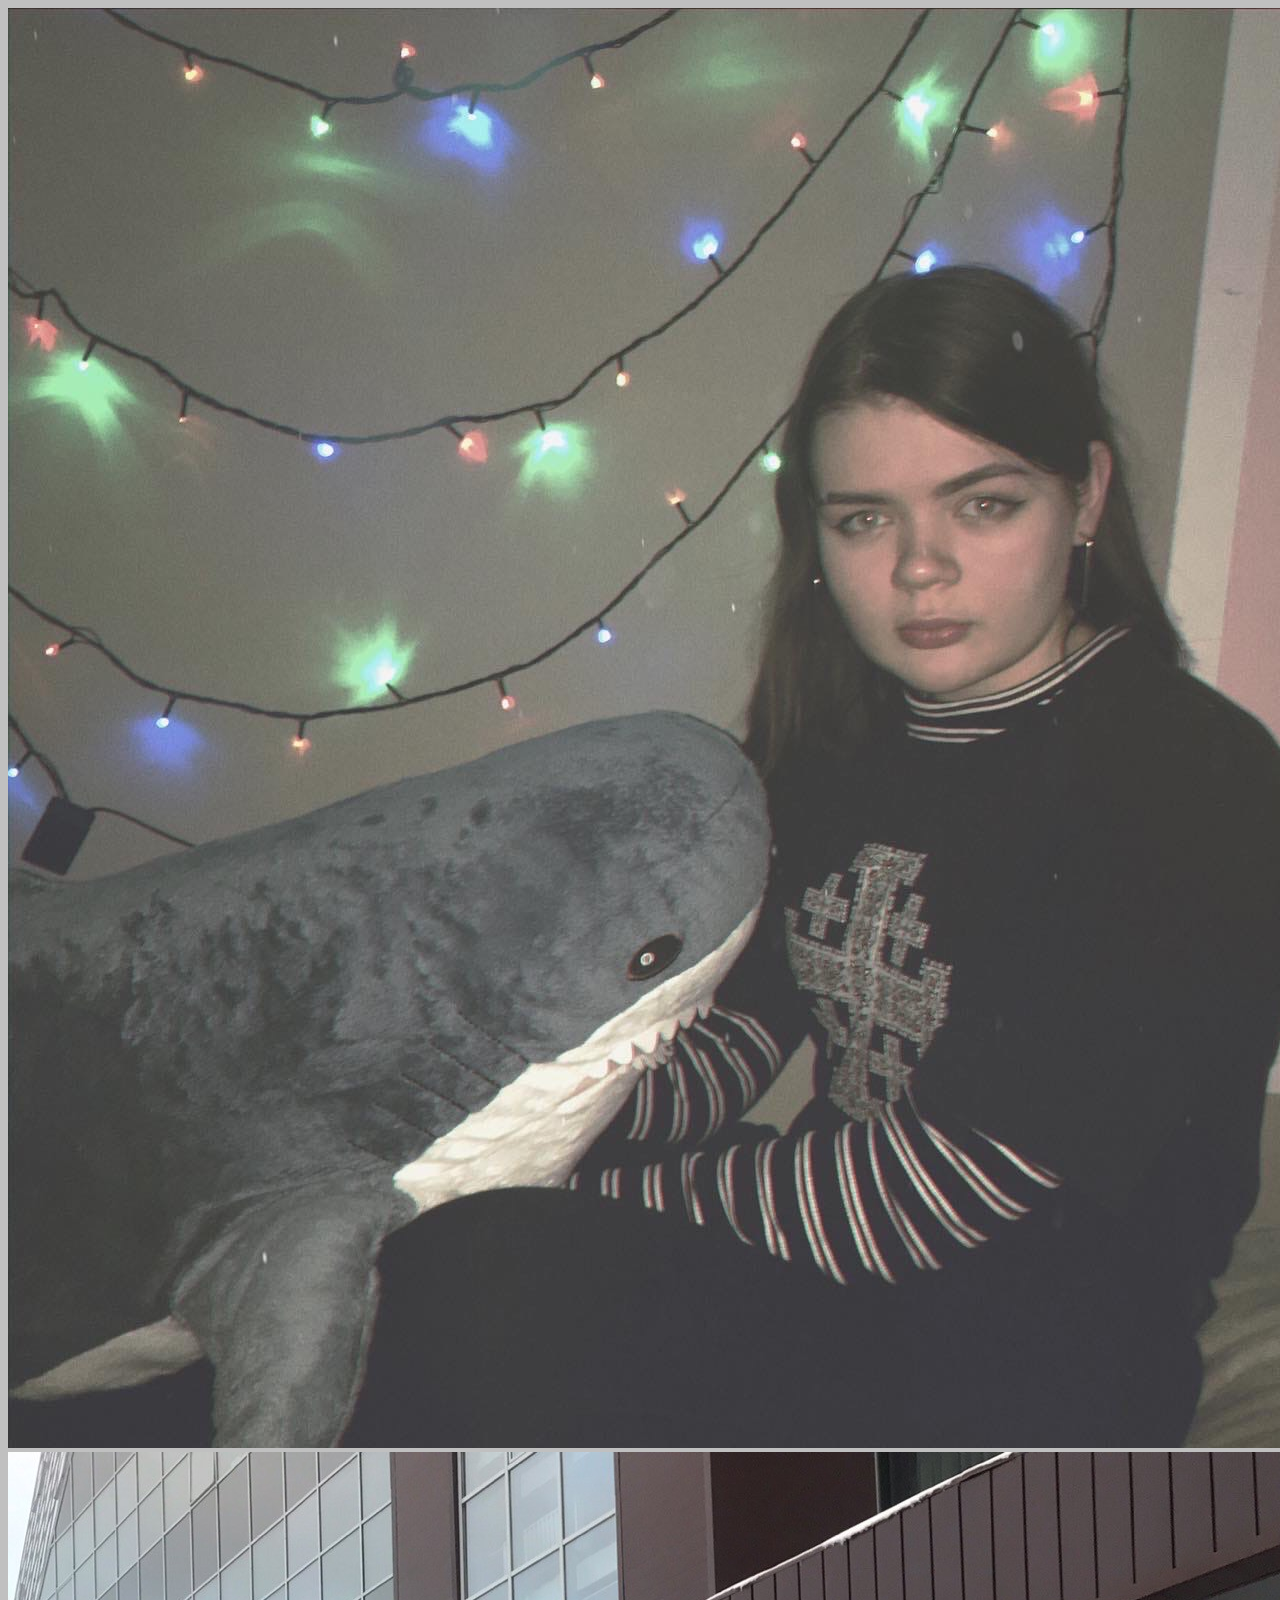
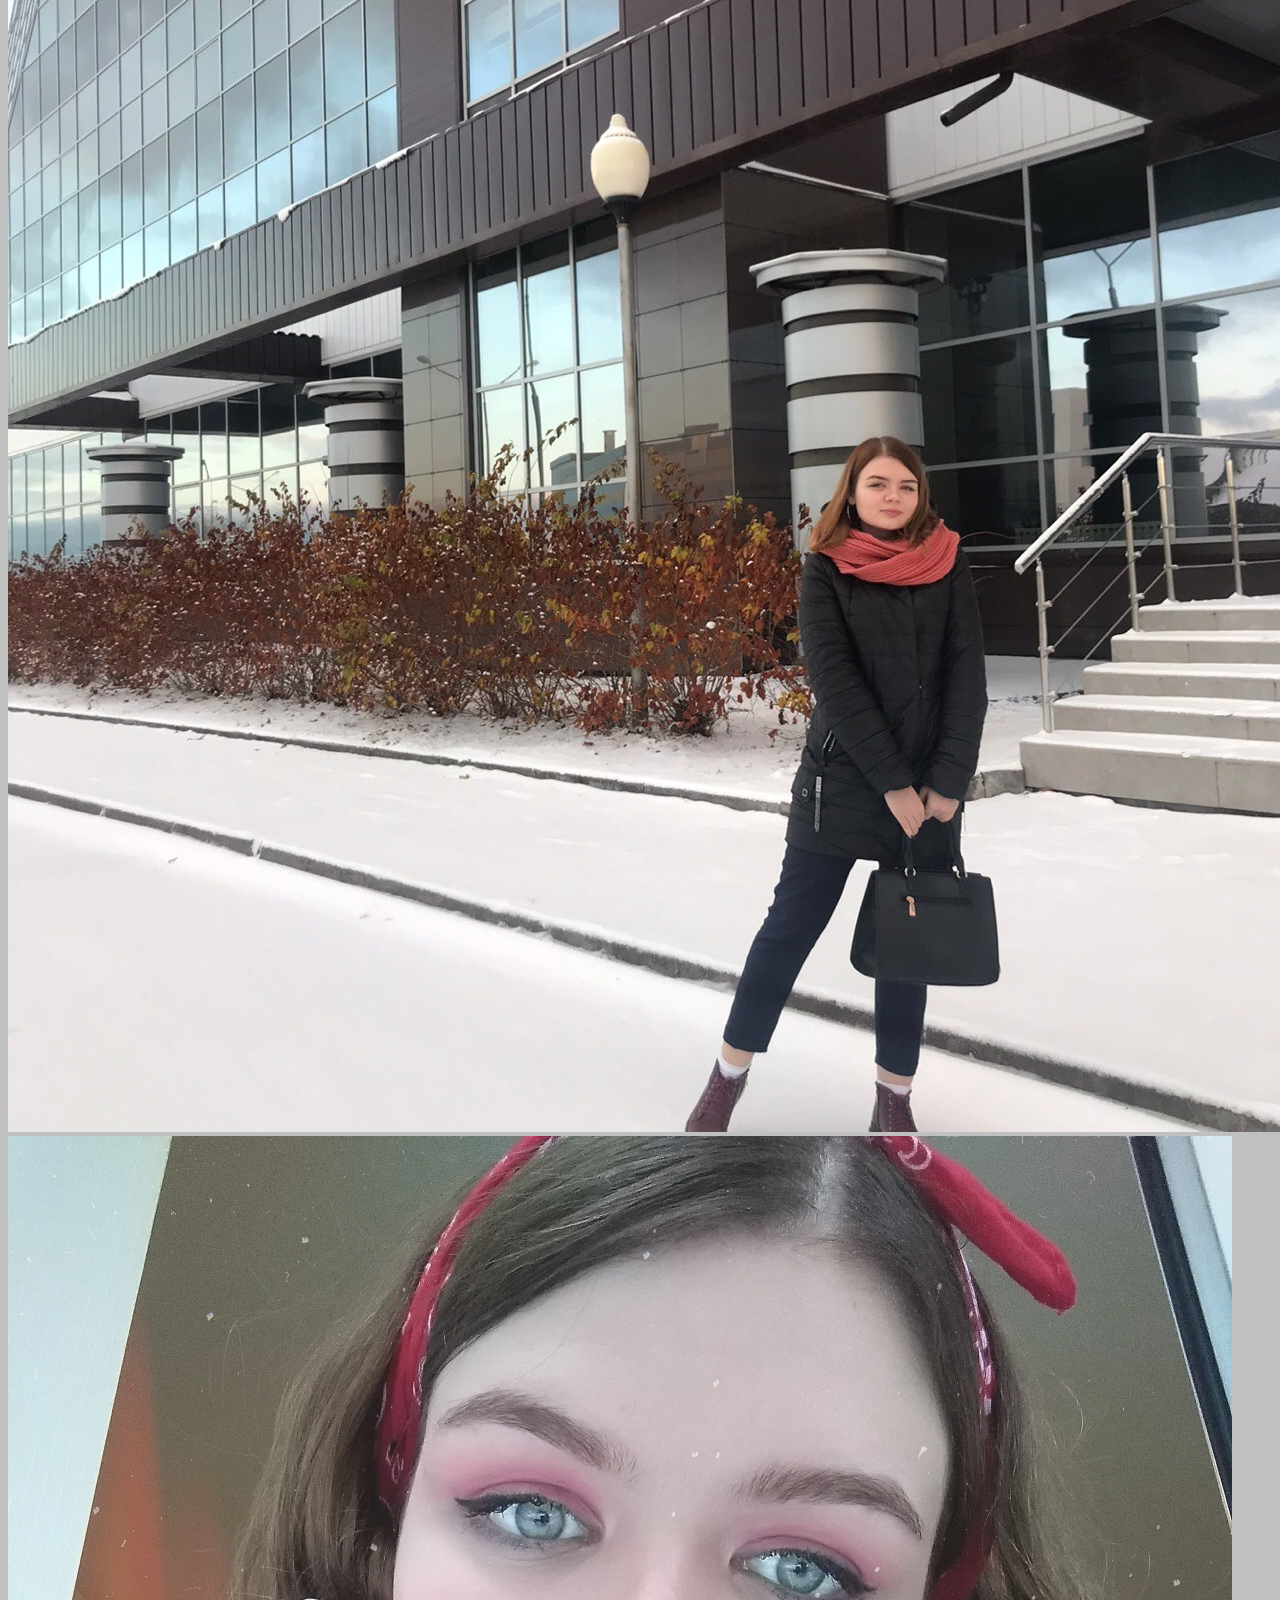
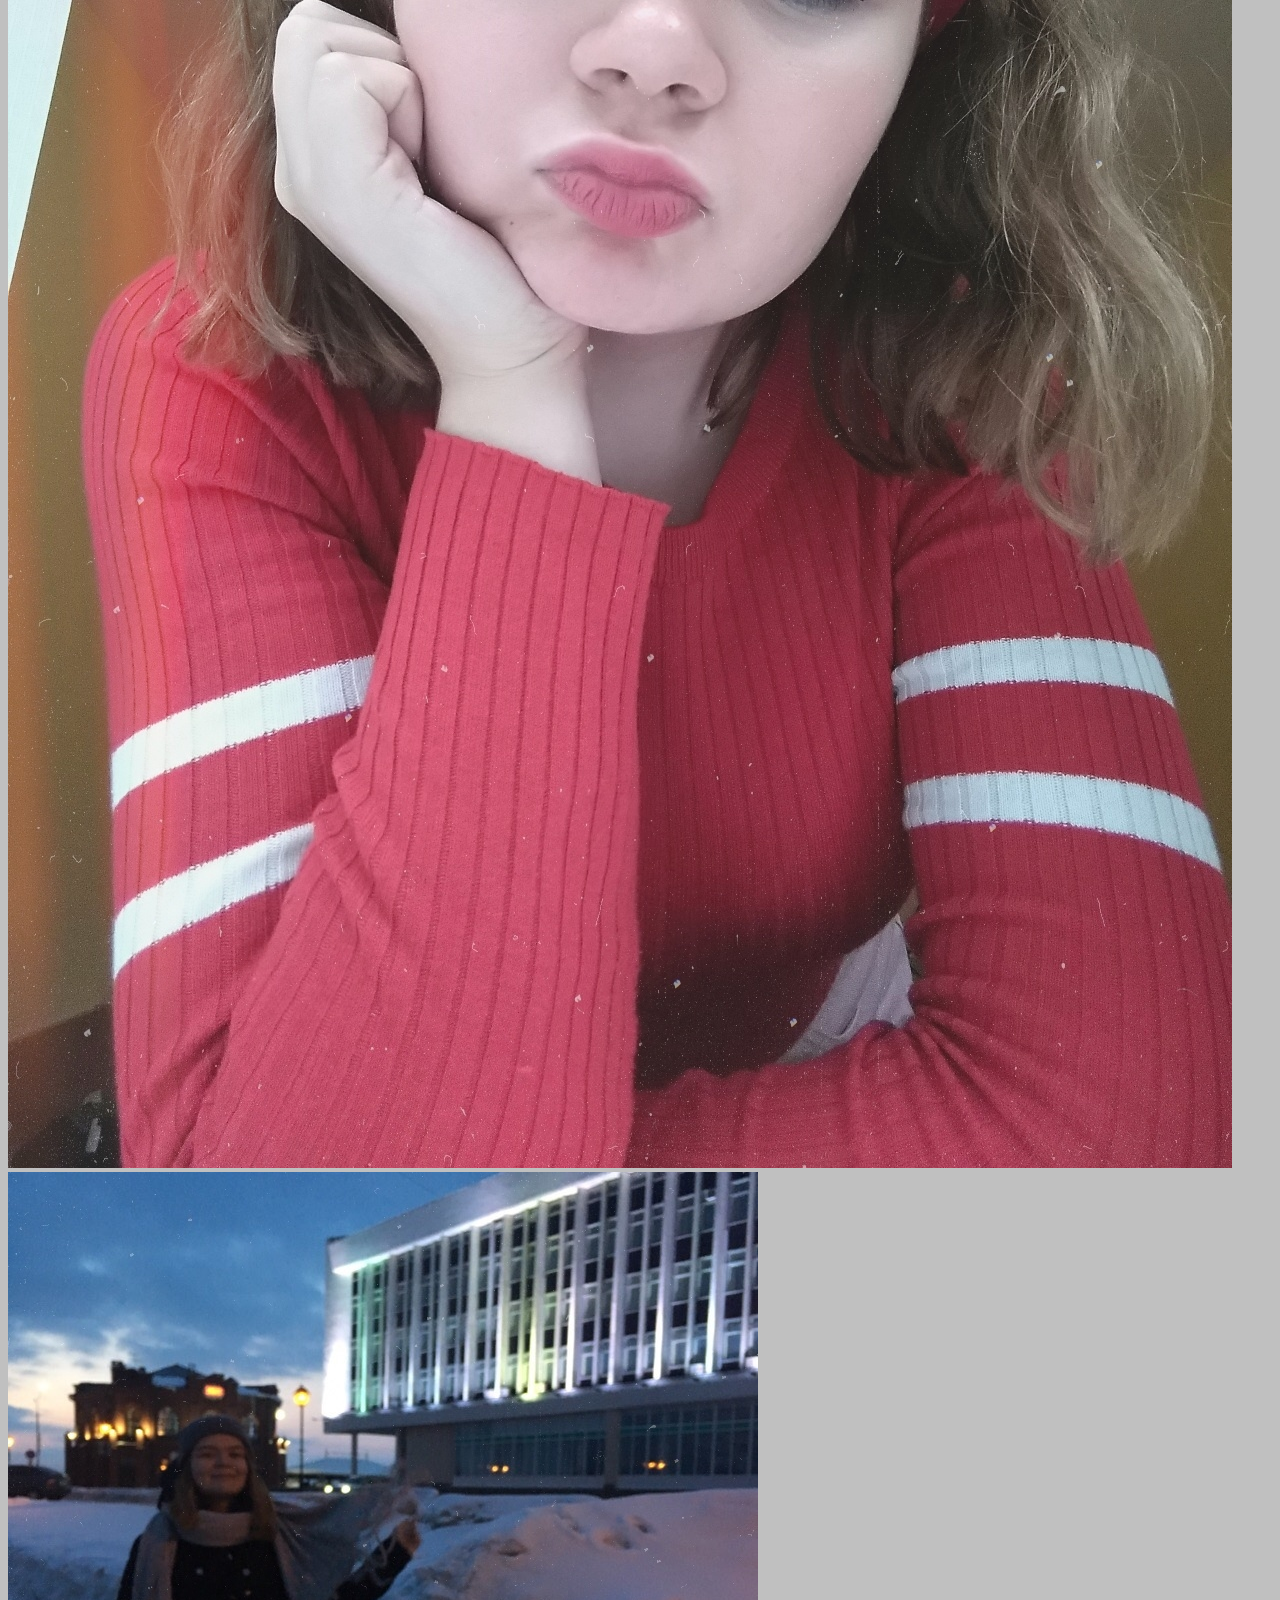
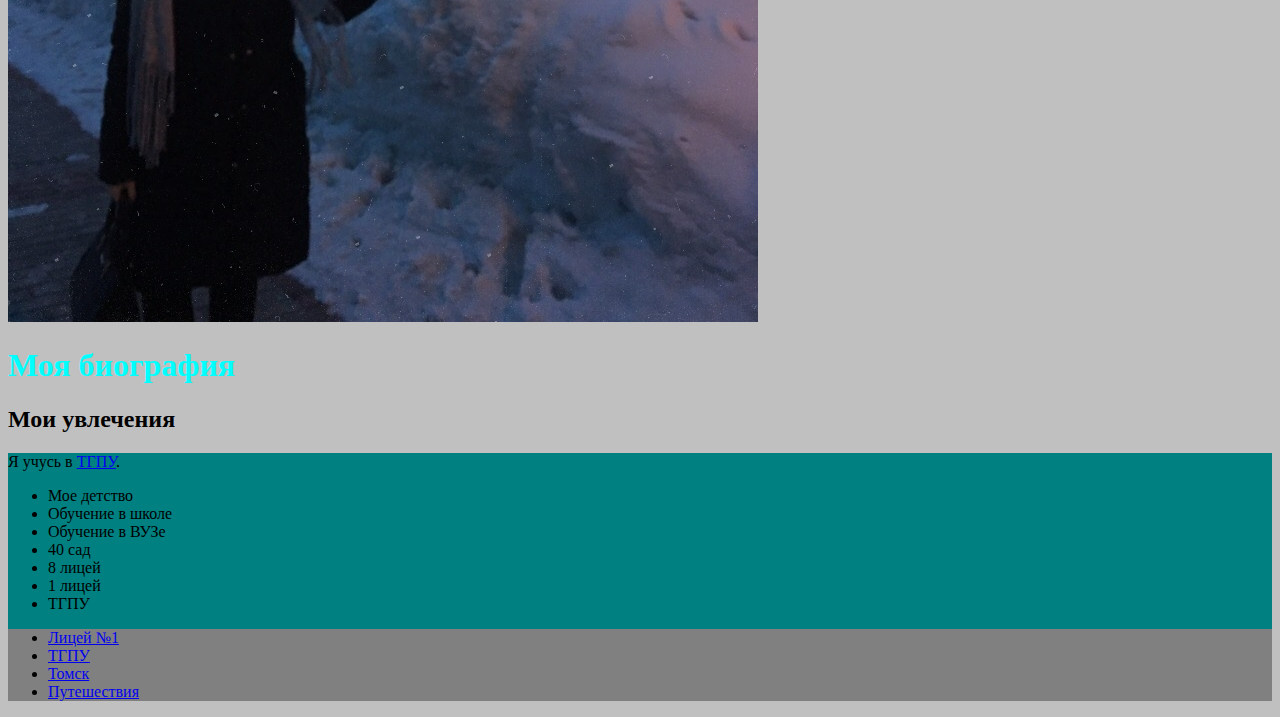
<file: index.html>
<!doctype html>
<html>
      <head>
            <title>Первый сайт.</title>
            <meta charset="utf-8" Z>
            <link href="style.css" rel="stylesheet">

      </head>
    <body>
        <header>
            <img src=s-v4poqu0Eg.jpg>
            <img src=Q7Gg8CULJu8.jpg>
            <img src=f7l3l_lsLfA.jpg>
            <img src=DvZ9yTXui7g.jpg>
         <h1>Моя биография</h1>
         <h2>Мои увлечения</h2>
        <header>
            <nav>

            </nav>
            <main>


        <p>Я учусь в
            <a href="https://www.tspu.edu.ru">ТГПУ</a>.</p>
            <ul>
            <li>Мое детство</li>
            <li>Обучение в школе</li>
            <li>Обучение в ВУЗе</li>
               <li>40 сад</li>
               <li>8 лицей</li>
               <li>1 лицей</li>
               <li>ТГПУ</li>
        </ul>
         <nav>
            <ul>
                <li><a href="https://www.youtube.com/watch?v=d-qucWTi0wY">Лицей №1</a></li>
                <li><a href="https://www.youtube.com/watch?v=gWUN60uxrLE">ТГПУ</a></li>
                <li><a href="https://www.youtube.com/watch?v=x3bBocn2his">Томск</a></li>
                <li><a href="https://www.youtube.com/watch?v=j9EyTro_xTg">Путешествия</a></li>
            </ul>
        </nav>
        </main>
    <body>
<html>
</file>
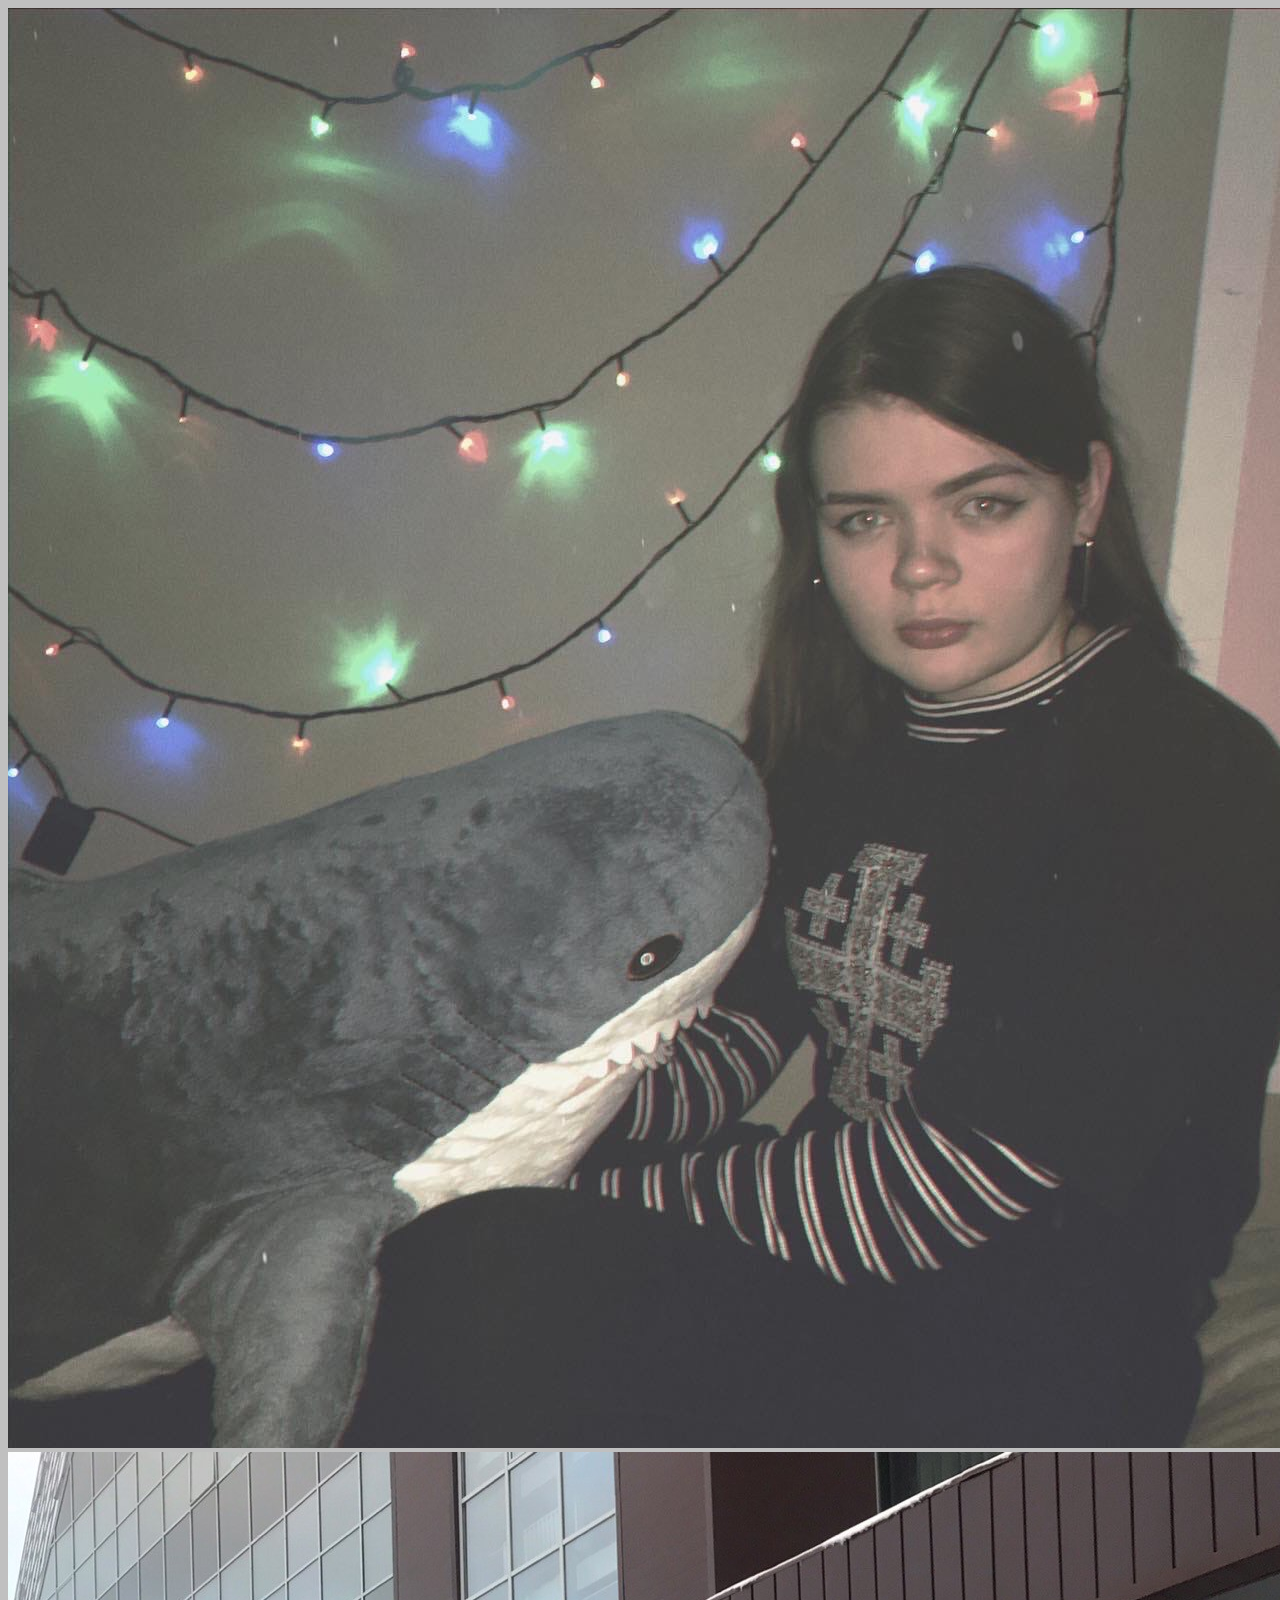
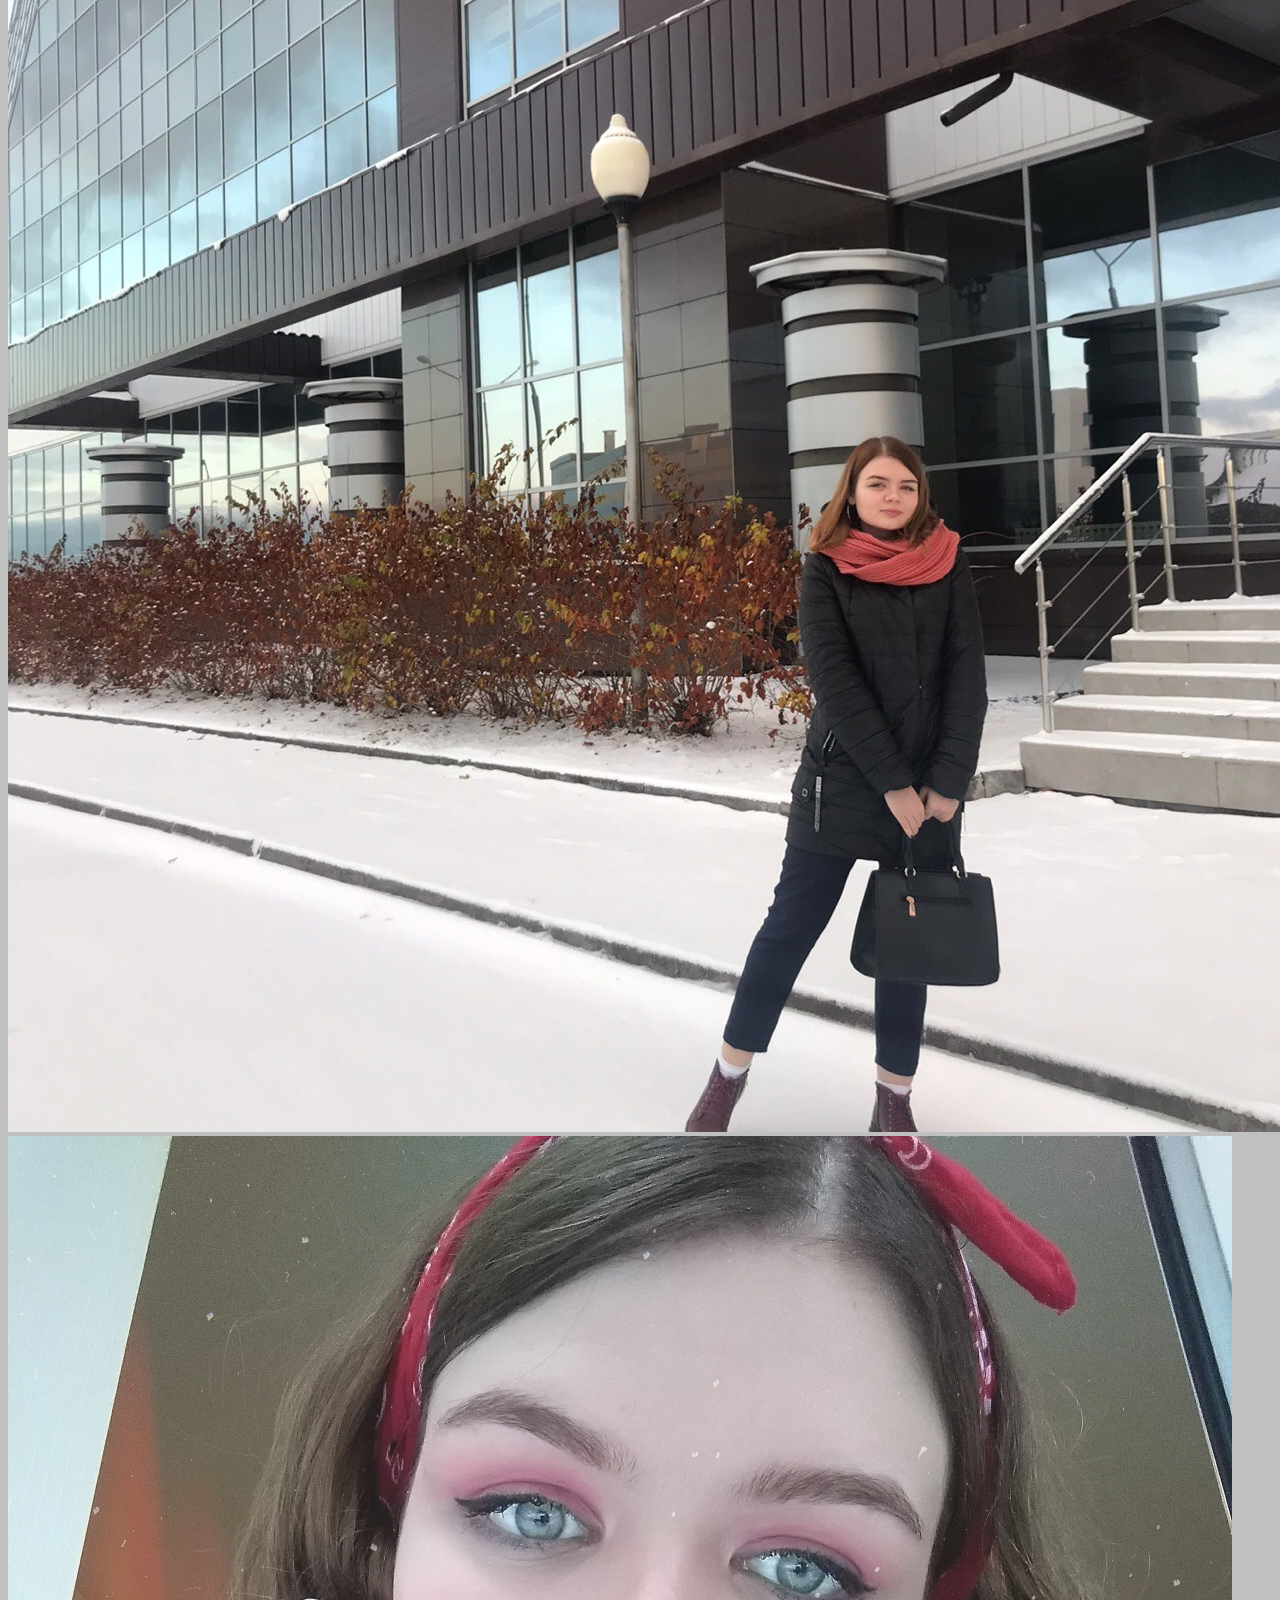
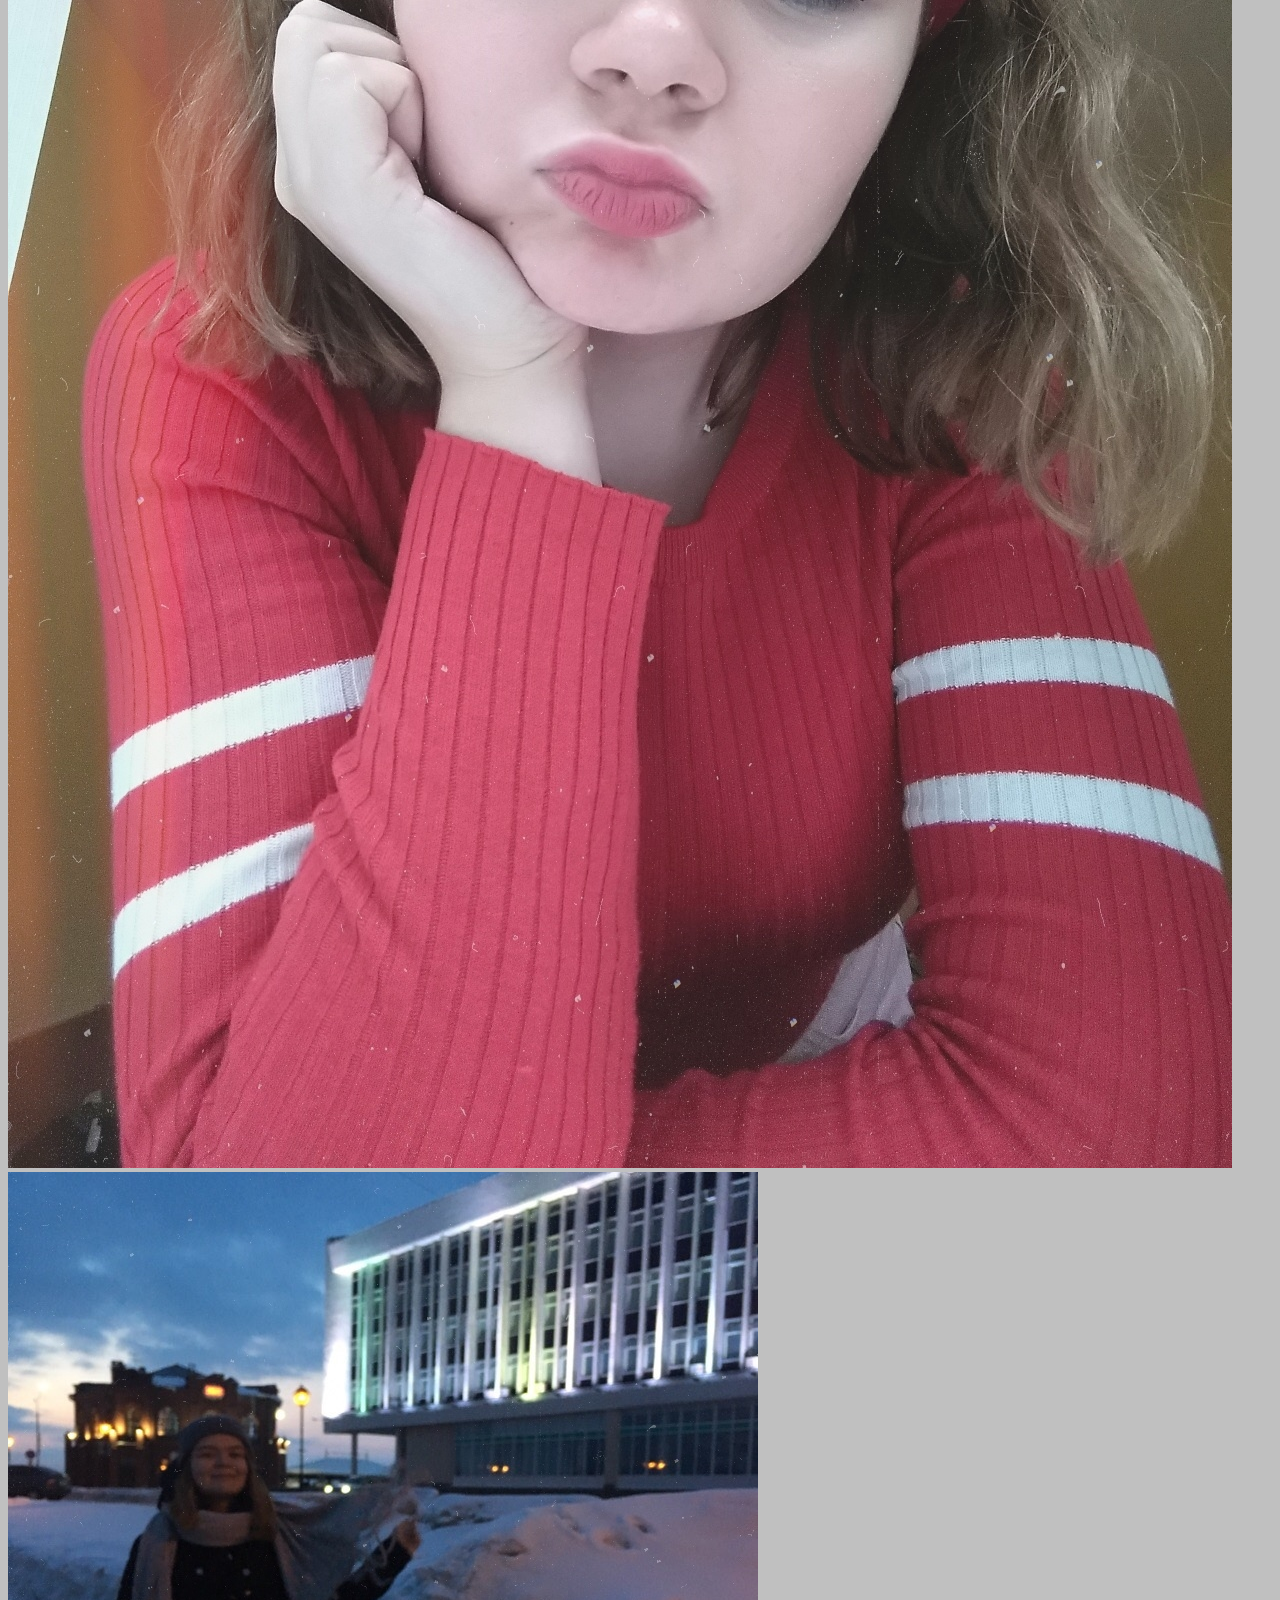
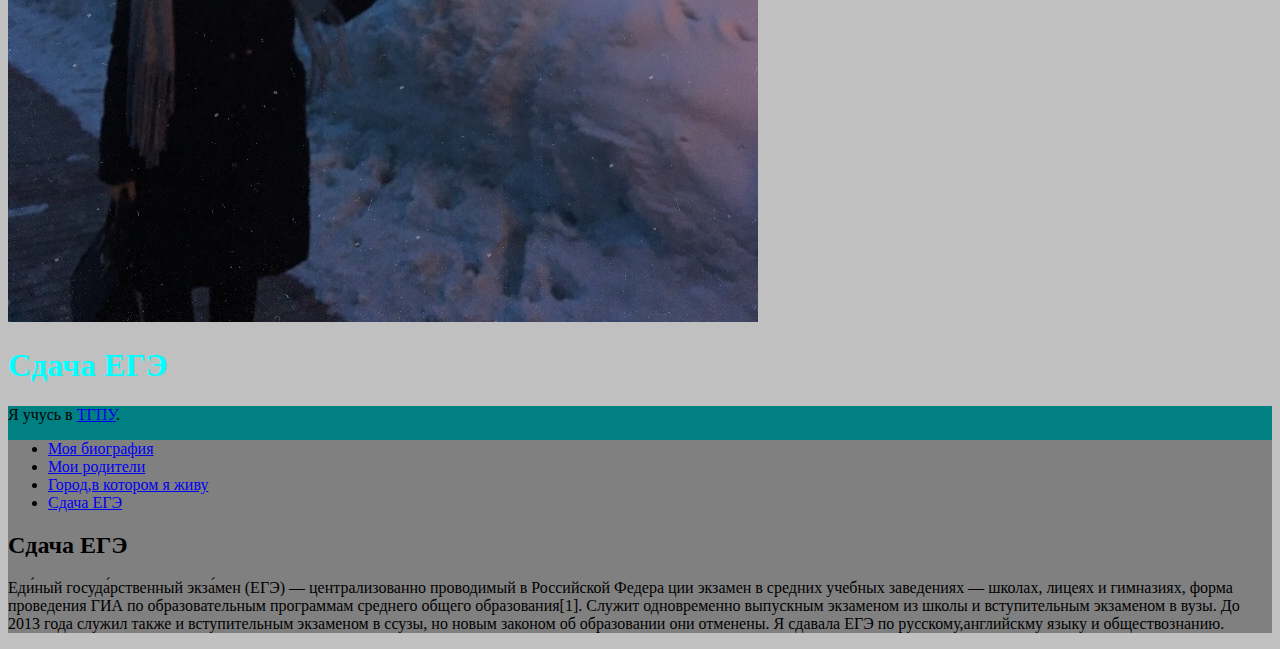
<file: ege.html>
<!doctype html>
<html>
      <head>
            <title>Сдача ЕГЭ</title>
            <meta charset="utf-8" Z>
            <link href="style.css" rel="stylesheet">

      </head>
    <body>
        <header>
            <img src=s-v4poqu0Eg.jpg>
            <img src=Q7Gg8CULJu8.jpg>
            <img src=f7l3l_lsLfA.jpg>
            <img src=DvZ9yTXui7g.jpg>
         <h1>Сдача ЕГЭ</h1>
        <header>
            <nav>

            </nav>
            <main>


        <p>Я учусь в
            <a href="https://www.tspu.edu.ru">ТГПУ</a>.</p>
         <nav>
            <ul>
                <li><a href="work.html">Моя биография</a></li>
                <li><a href="parents.html">Мои родители</a></li>
                <li><a href="tomsk.html">Город,в котором я живу</a></li>
                <li><a href="ege.html">Сдача ЕГЭ</a></li>
            </ul>
            <h2>Сдача ЕГЭ</h2>
            <p>Еди́ный госуда́рственный экза́мен (ЕГЭ) — централизованно проводимый в Российской Федера
            ции экзамен в средних учебных заведениях — школах, лицеях и гимназиях, форма проведения
            ГИА по образовательным программам среднего общего образования[1]. Служит одновременно
            выпускным экзаменом из школы и вступительным экзаменом в вузы. До 2013 года служил
            также и вступительным экзаменом в ссузы, но новым законом об образовании они отменены.
            Я сдавала ЕГЭ по русскому,английскму языку и обществознанию.
            </p>
        </nav>
        </main>
    <body>
<html>
</file>
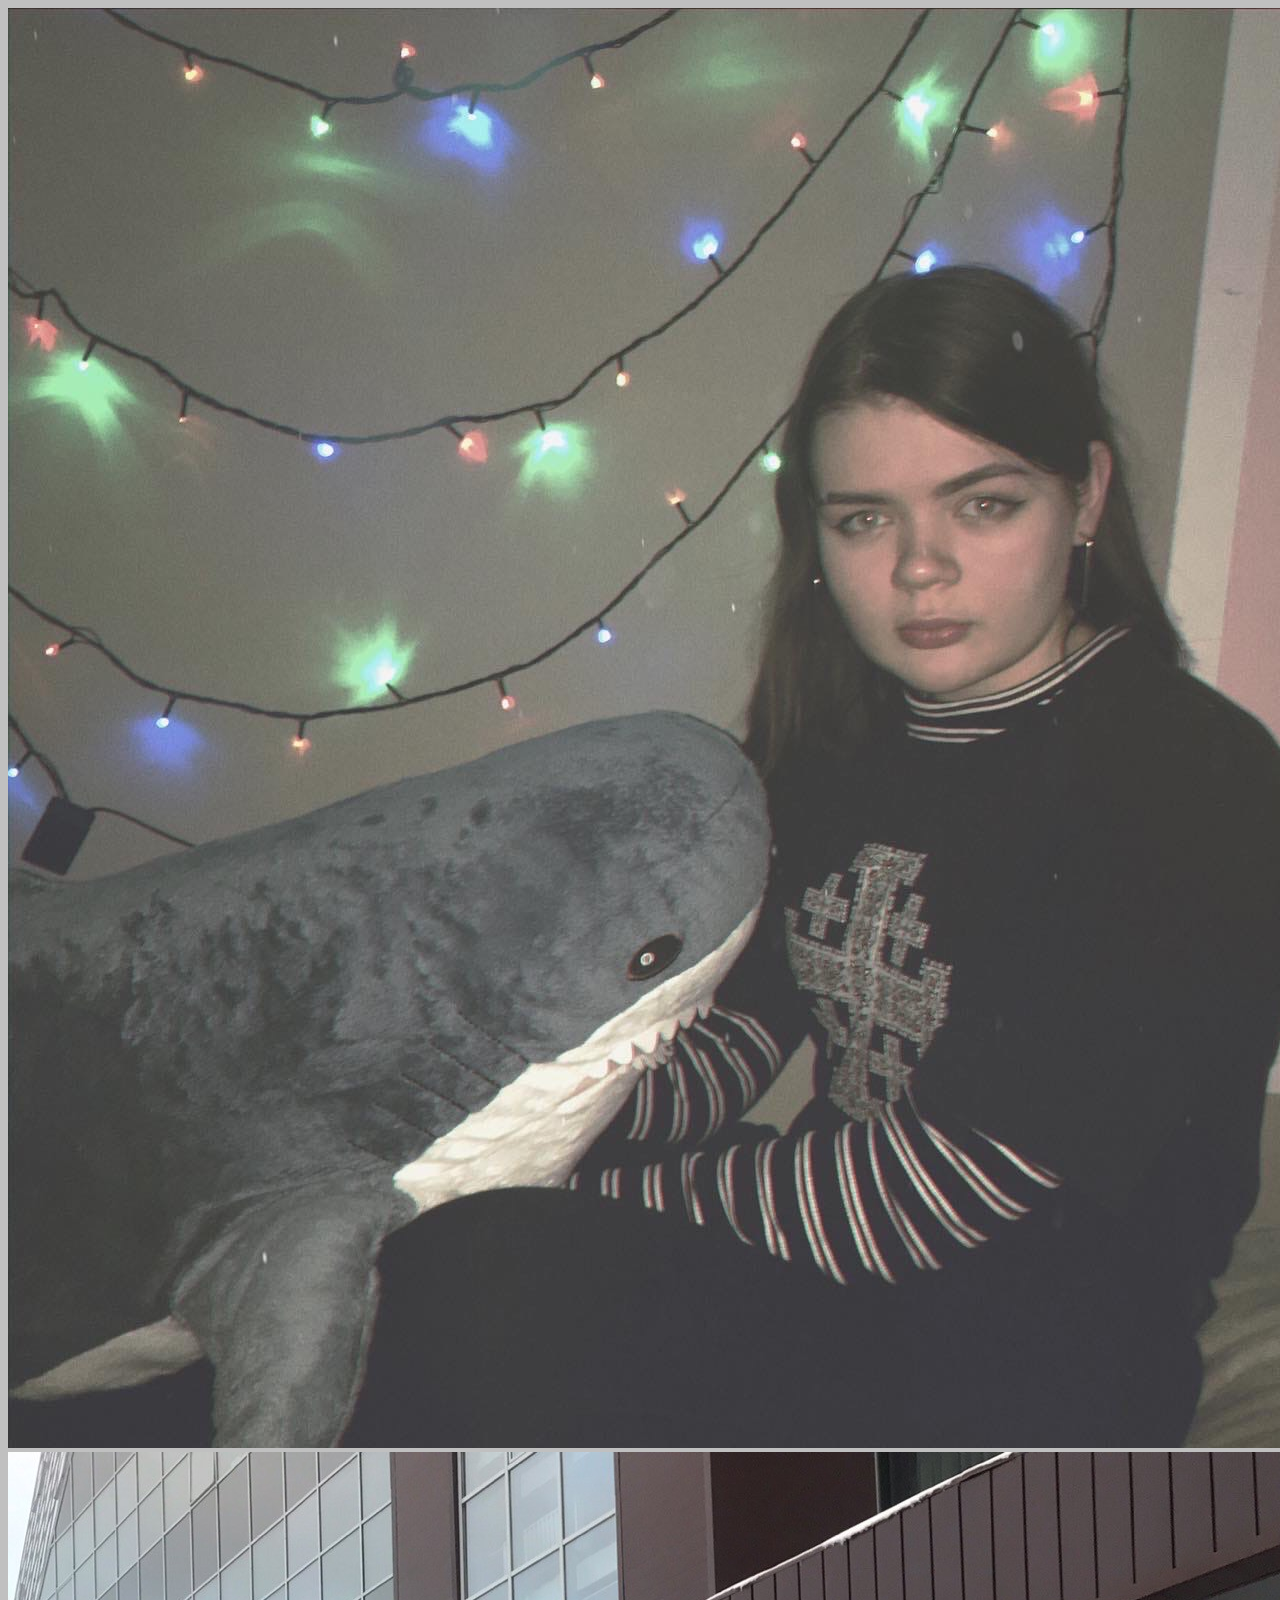
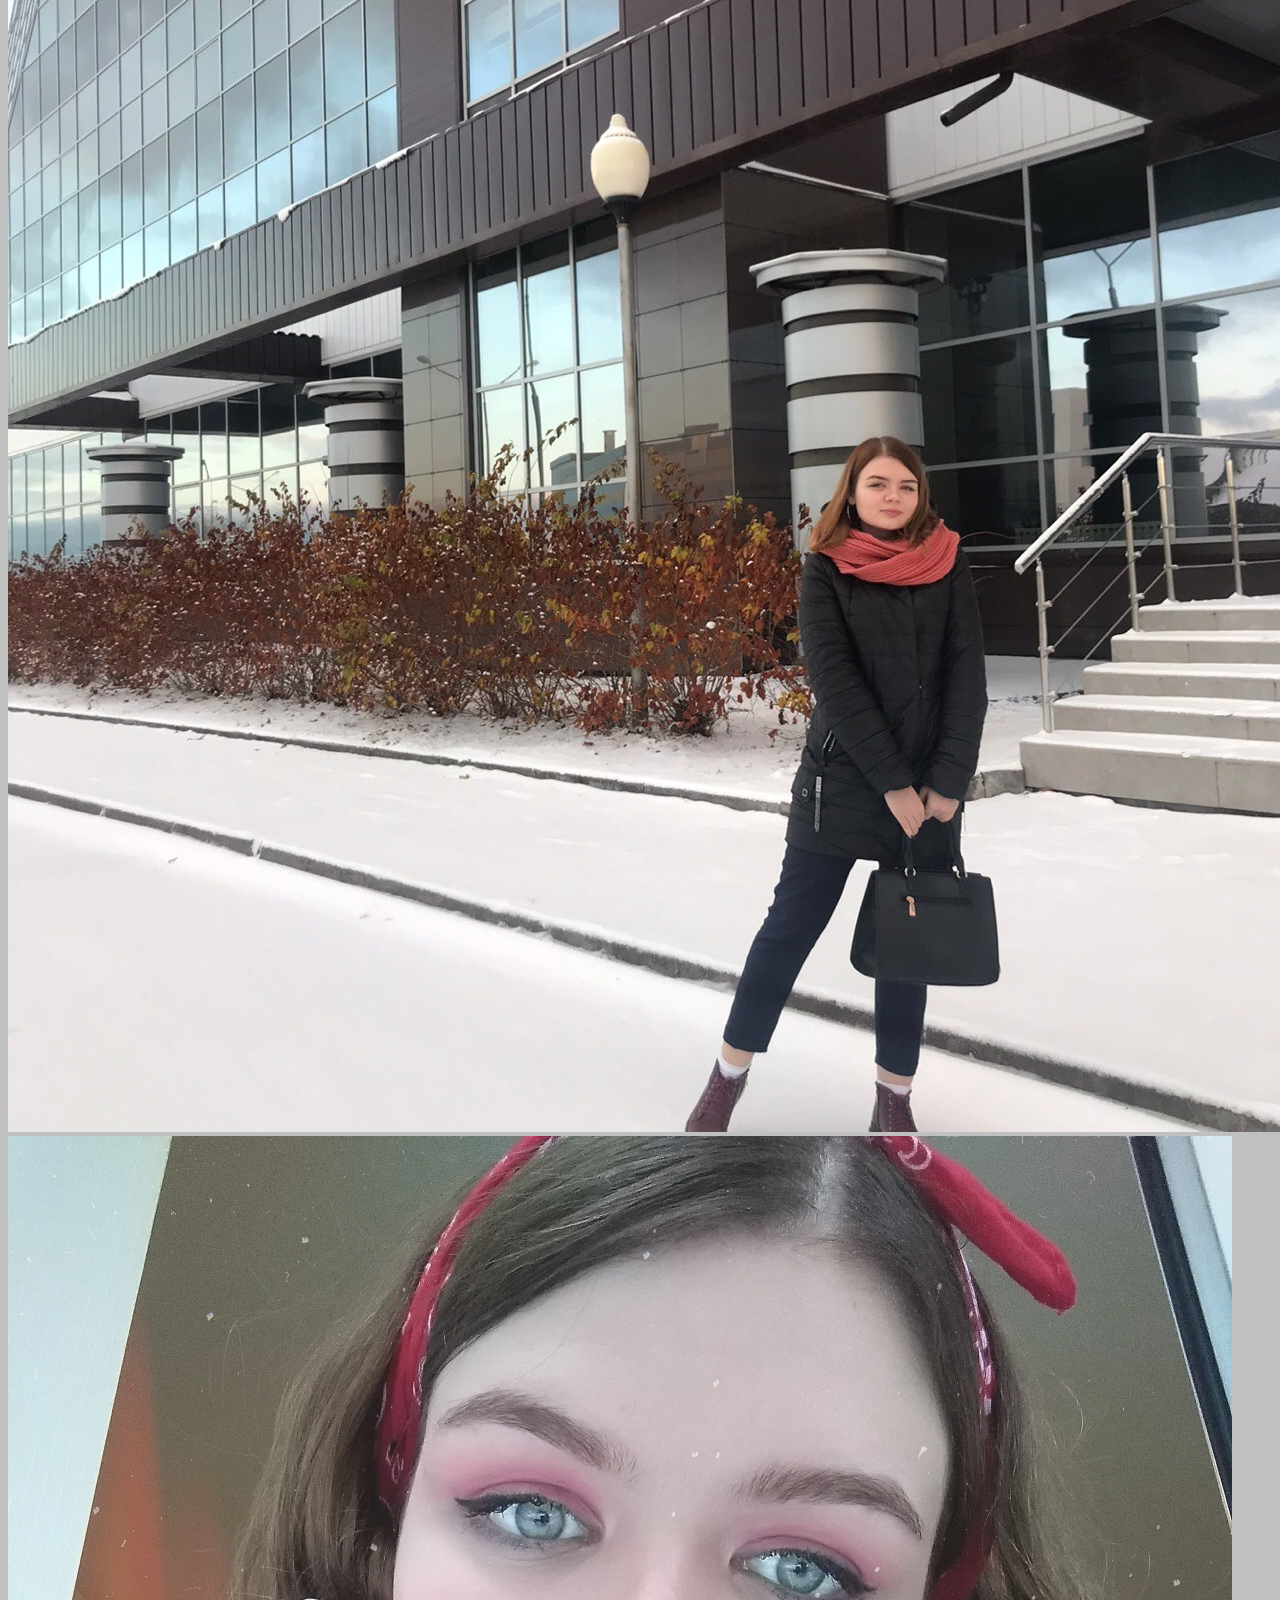
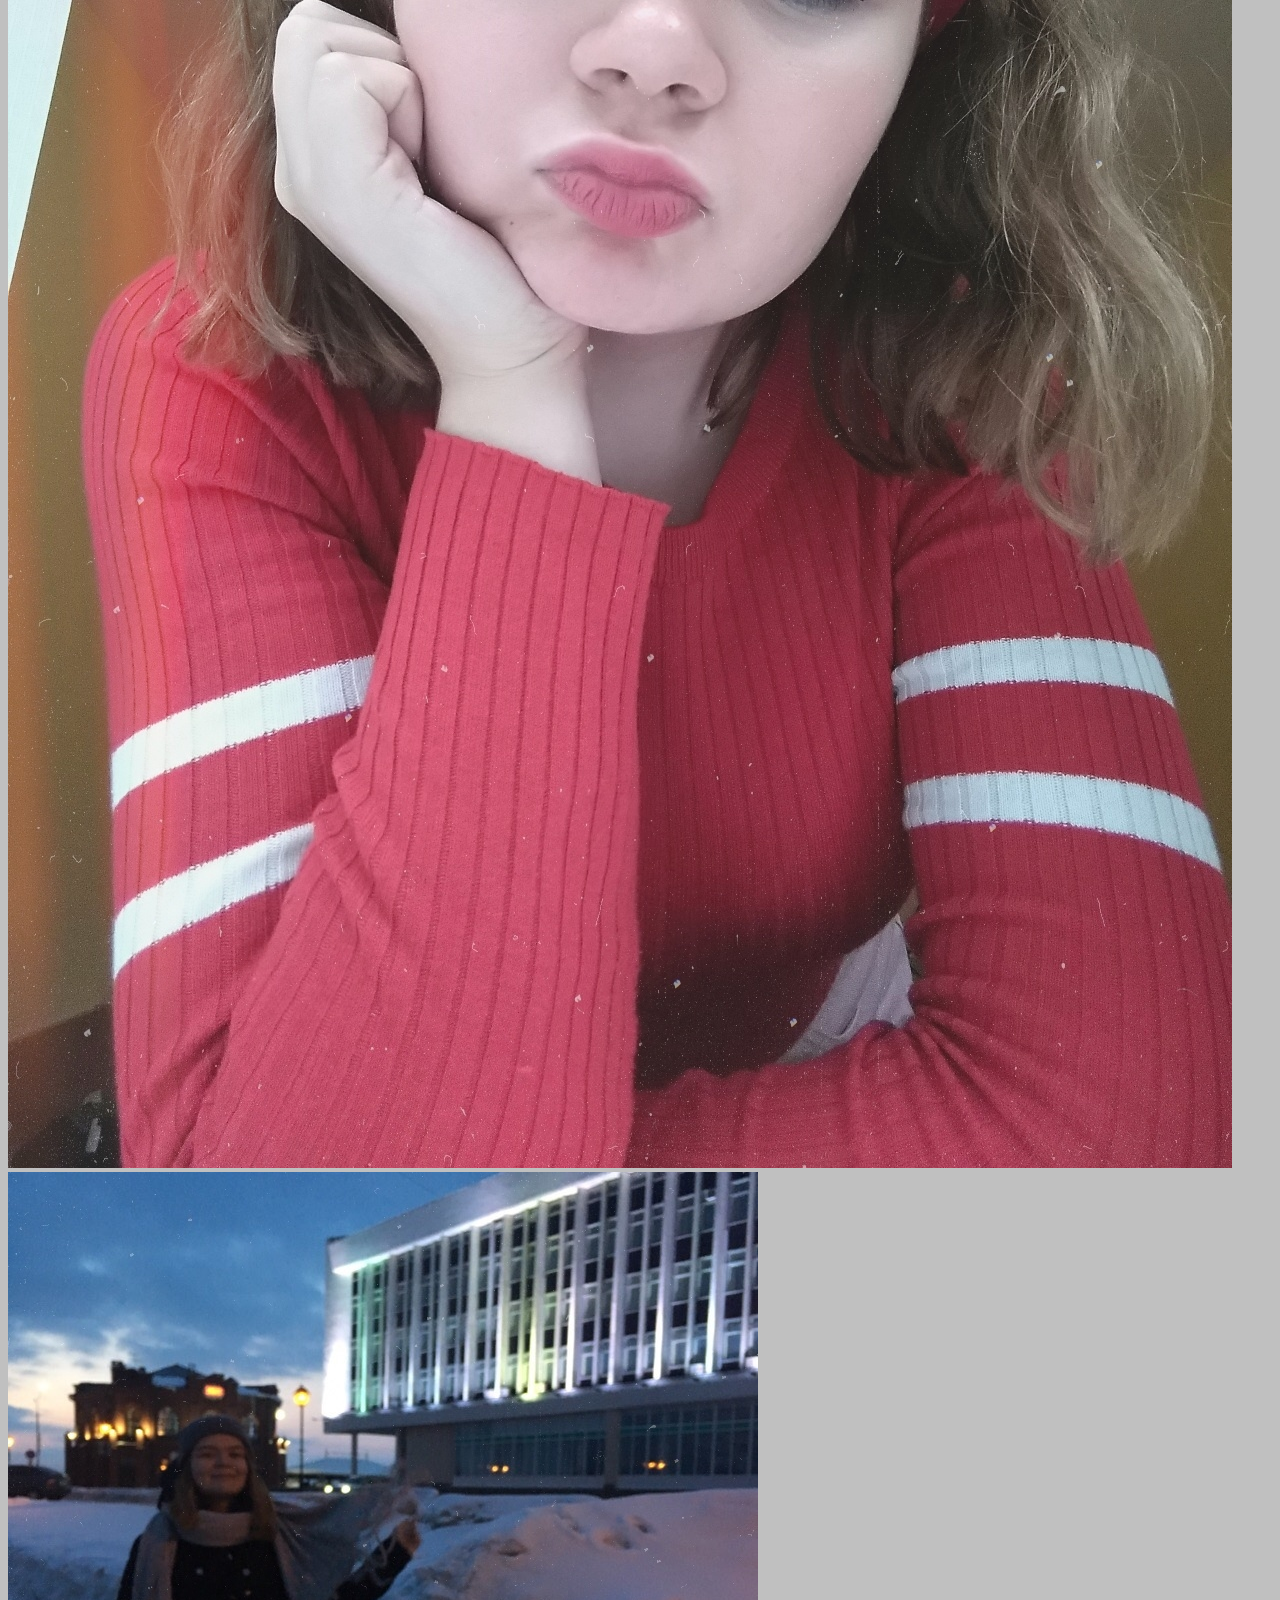
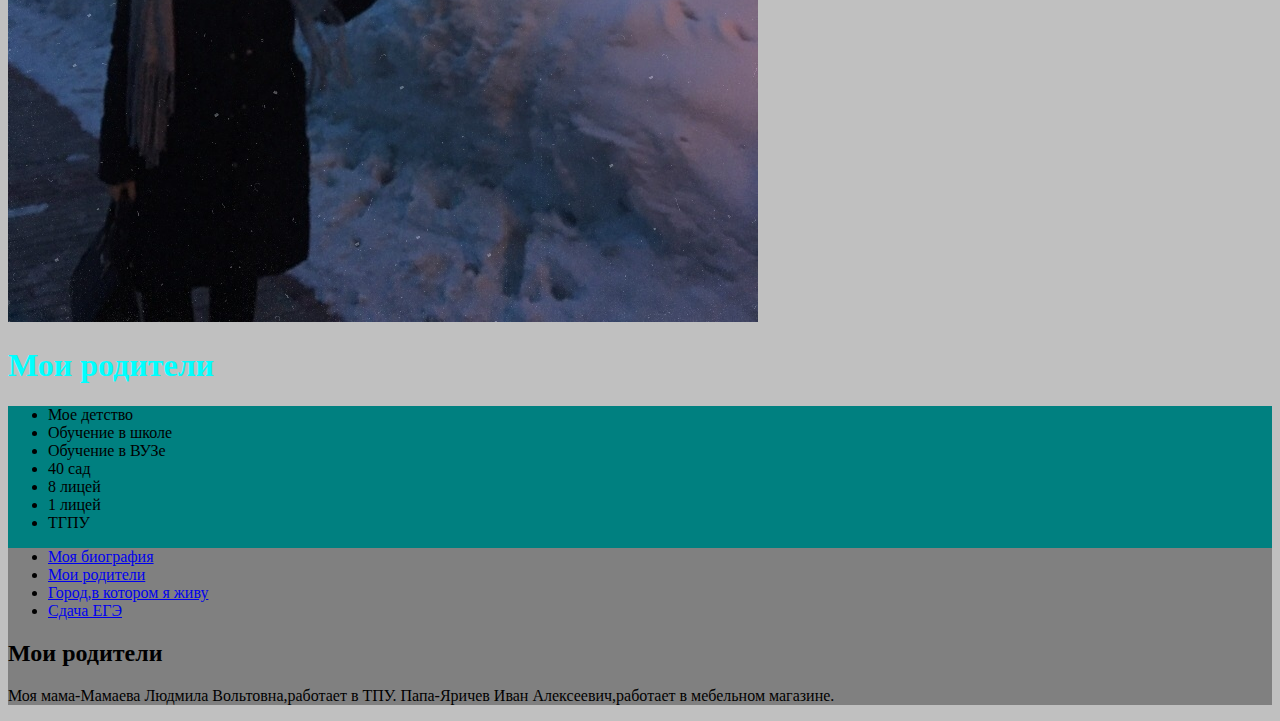
<file: parents.html>
<!doctype html>
<html>
      <head>
            <title>Мои родители</title>
            <meta charset="utf-8" Z>
            <link href="style.css" rel="stylesheet">
      </head>
    <body>
        <header>
            <img src=s-v4poqu0Eg.jpg>
            <img src=Q7Gg8CULJu8.jpg>
            <img src=f7l3l_lsLfA.jpg>
            <img src=DvZ9yTXui7g.jpg>
         <h1>Мои родители</h1>
        <header>
            <nav>

            </nav>
            <main>
            <ul>
            <li>Мое детство</li>
            <li>Обучение в школе</li>
            <li>Обучение в ВУЗе</li>
               <li>40 сад</li>
               <li>8 лицей</li>
               <li>1 лицей</li>
               <li>ТГПУ</li>
        </ul>
         <nav>
            <ul>
             <li><a href="work.html">Моя биография</a></li>
                <li><a href="parents.html">Мои родители</a></li>
                <li><a href="tomsk.html">Город,в котором я живу</a></li>
                <li><a href="ege.html">Сдача ЕГЭ</a></li>
            </ul>
           <h2>Мои родители</h2>
            <p>
                Моя мама-Мамаева Людмила Вольтовна,работает в ТПУ.
                Папа-Яричев Иван Алексеевич,работает в мебельном магазине.
            </p>

        </nav>
        </main>
    <body>
<html>
</file>
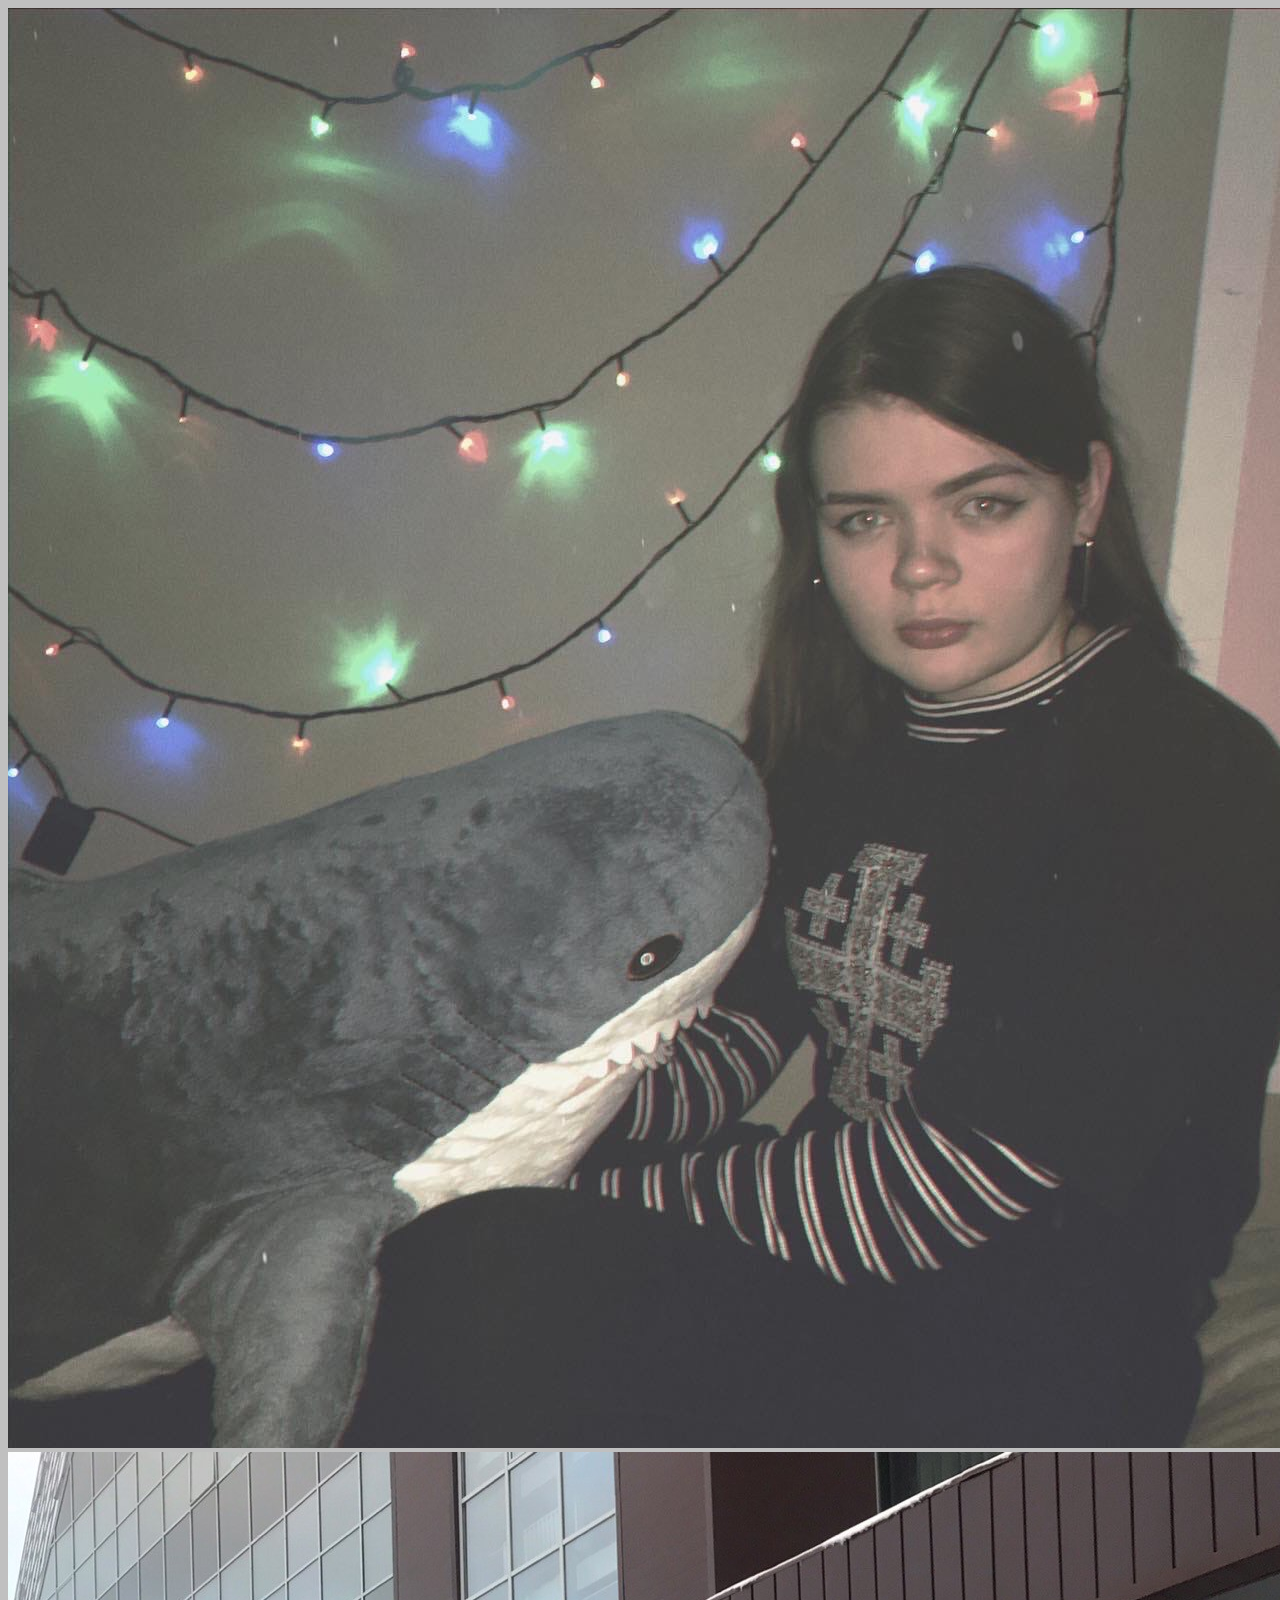
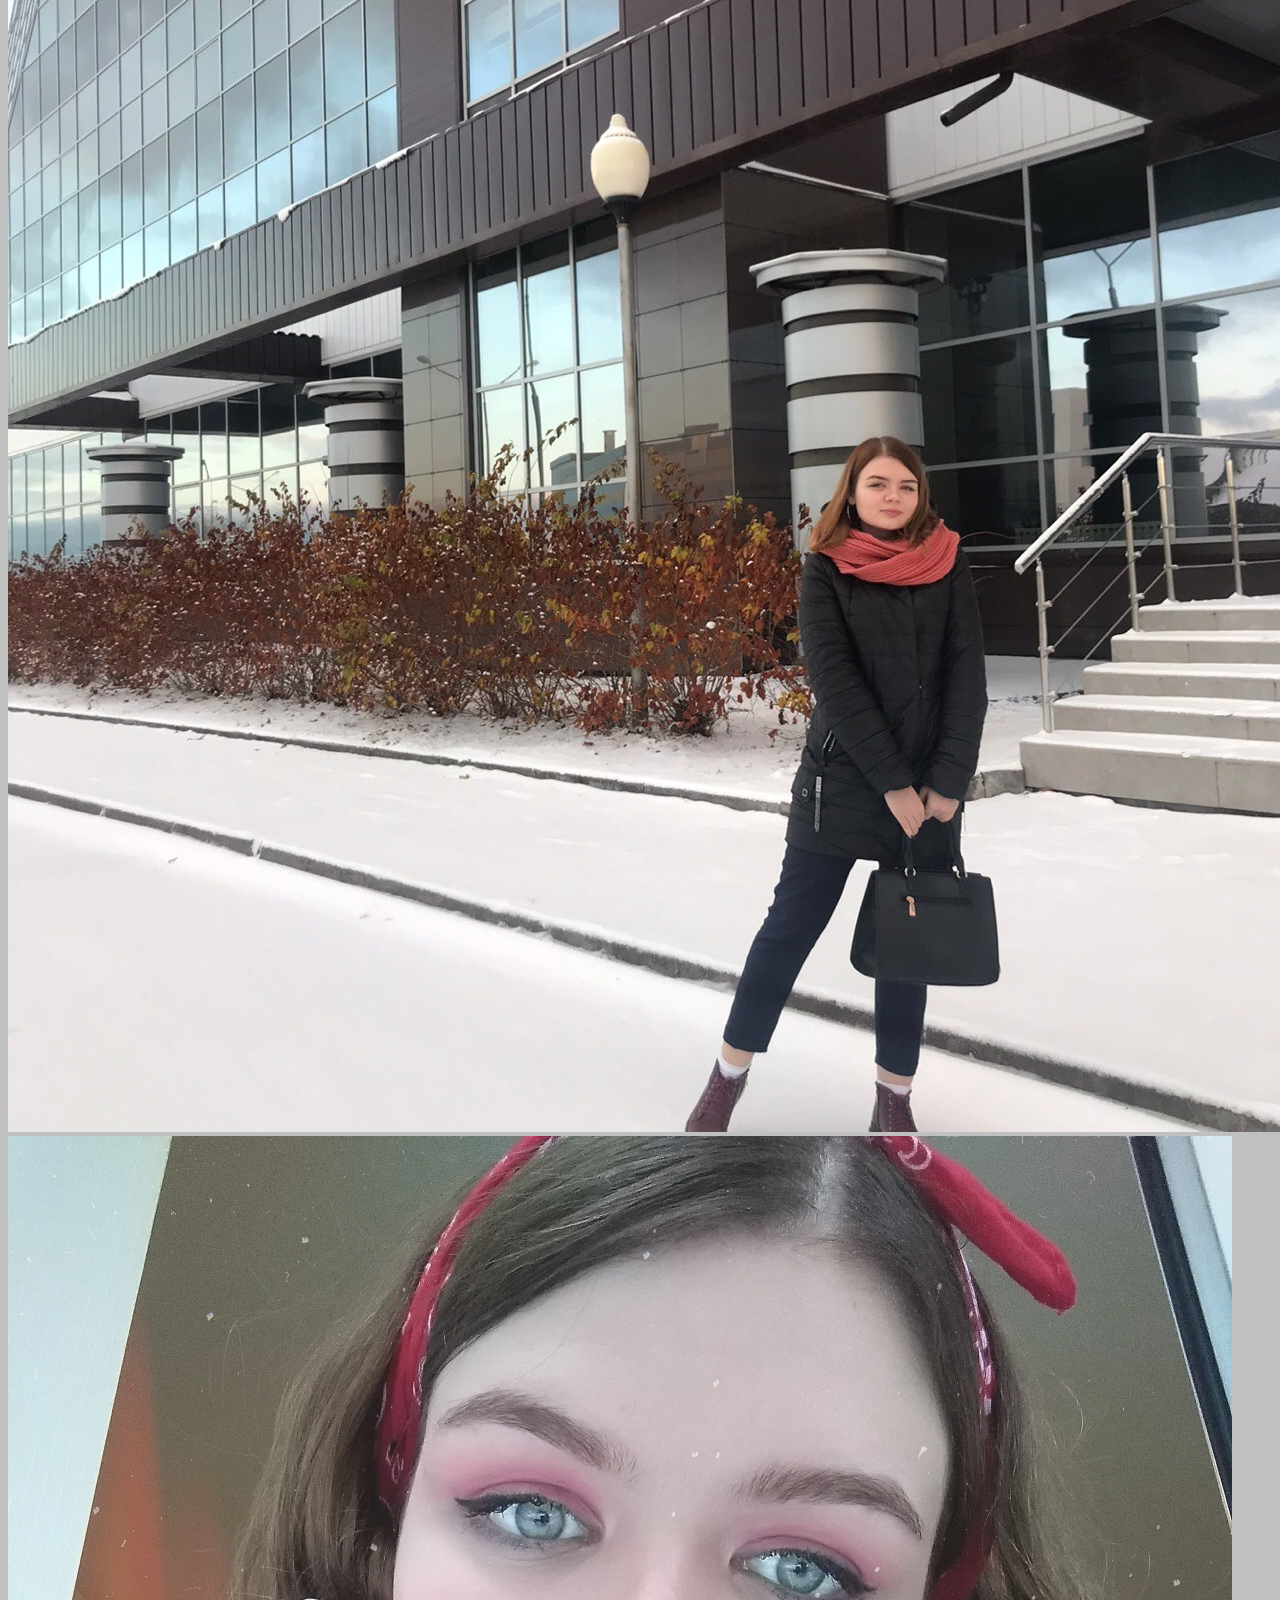
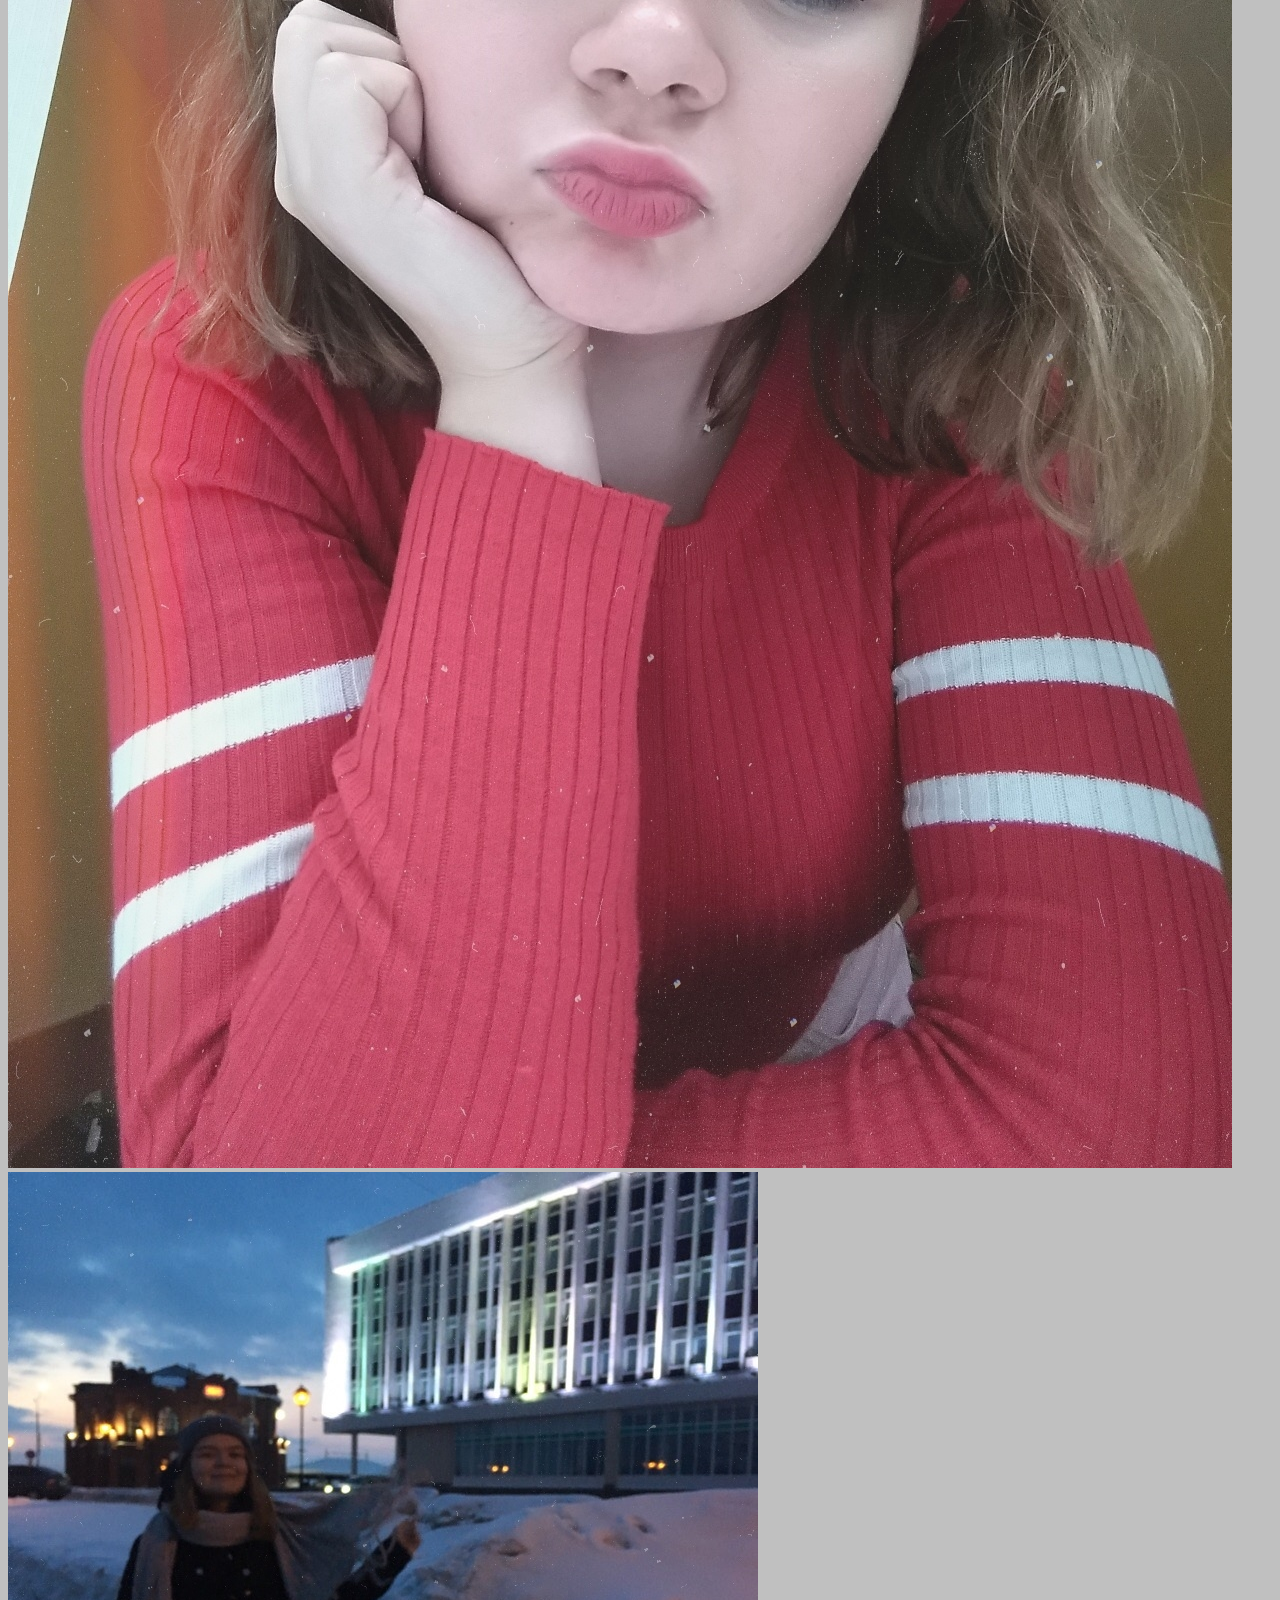
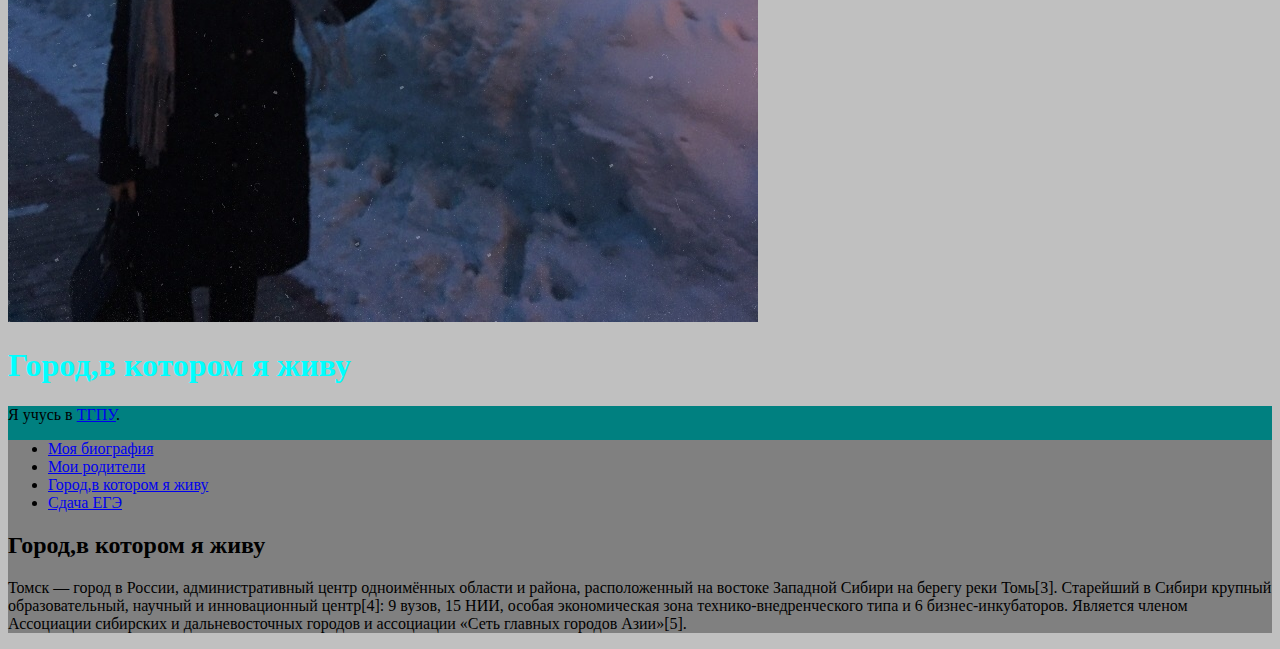
<file: tomsk.html>
<!doctype html>
<html>
      <head>
            <title>Город,в котором я живу</title>
            <meta charset="utf-8" Z>
            <link href="style.css" rel="stylesheet">

      </head>
    <body>
        <header>
            <img src=s-v4poqu0Eg.jpg>
            <img src=Q7Gg8CULJu8.jpg>
            <img src=f7l3l_lsLfA.jpg>
            <img src=DvZ9yTXui7g.jpg>
         <h1>Город,в котором я живу</h1>
        <header>
            <nav>

            </nav>
            <main>


        <p>Я учусь в
            <a href="https://www.tspu.edu.ru">ТГПУ</a>.</p>
         <nav>
            <ul>
                <li><a href="work.html">Моя биография</a></li>
                <li><a href="parents.html">Мои родители</a></li>
                <li><a href="tomsk.html">Город,в котором я живу</a></li>
                <li><a href="ege.html">Сдача ЕГЭ</a></li>
            </ul>
            <h2>Город,в котором я живу</h2>
            <p>Томск — город в России, административный центр одноимённых области и района, расположенный на востоке Западной Сибири на берегу реки Томь[3].

               Старейший в Сибири крупный образовательный, научный и инновационный центр[4]: 9 вузов, 15 НИИ, особая экономическая зона технико-внедренческого
               типа и 6 бизнес-инкубаторов. Является членом Ассоциации сибирских и дальневосточных городов и ассоциации «Сеть главных городов Азии»[5].
            </p>
        </nav>
        </main>
    <body>
<html>
</file>
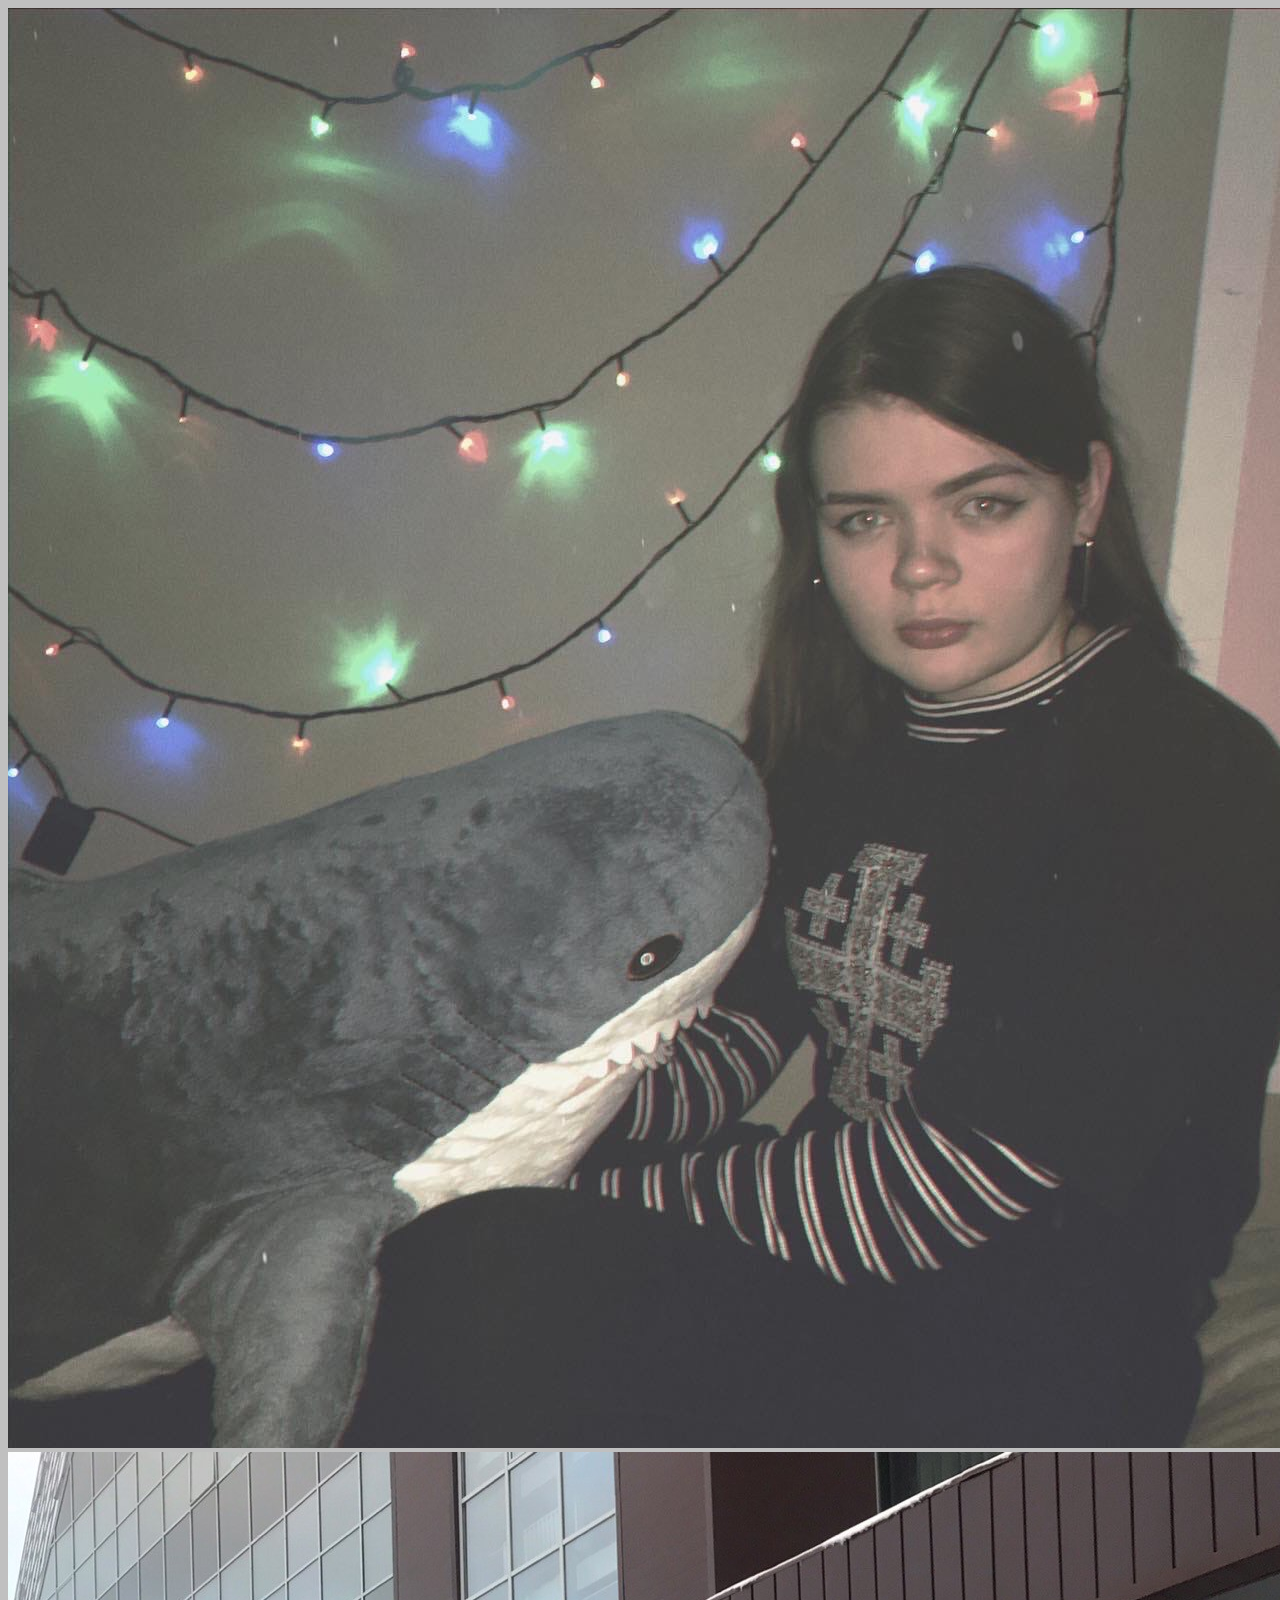
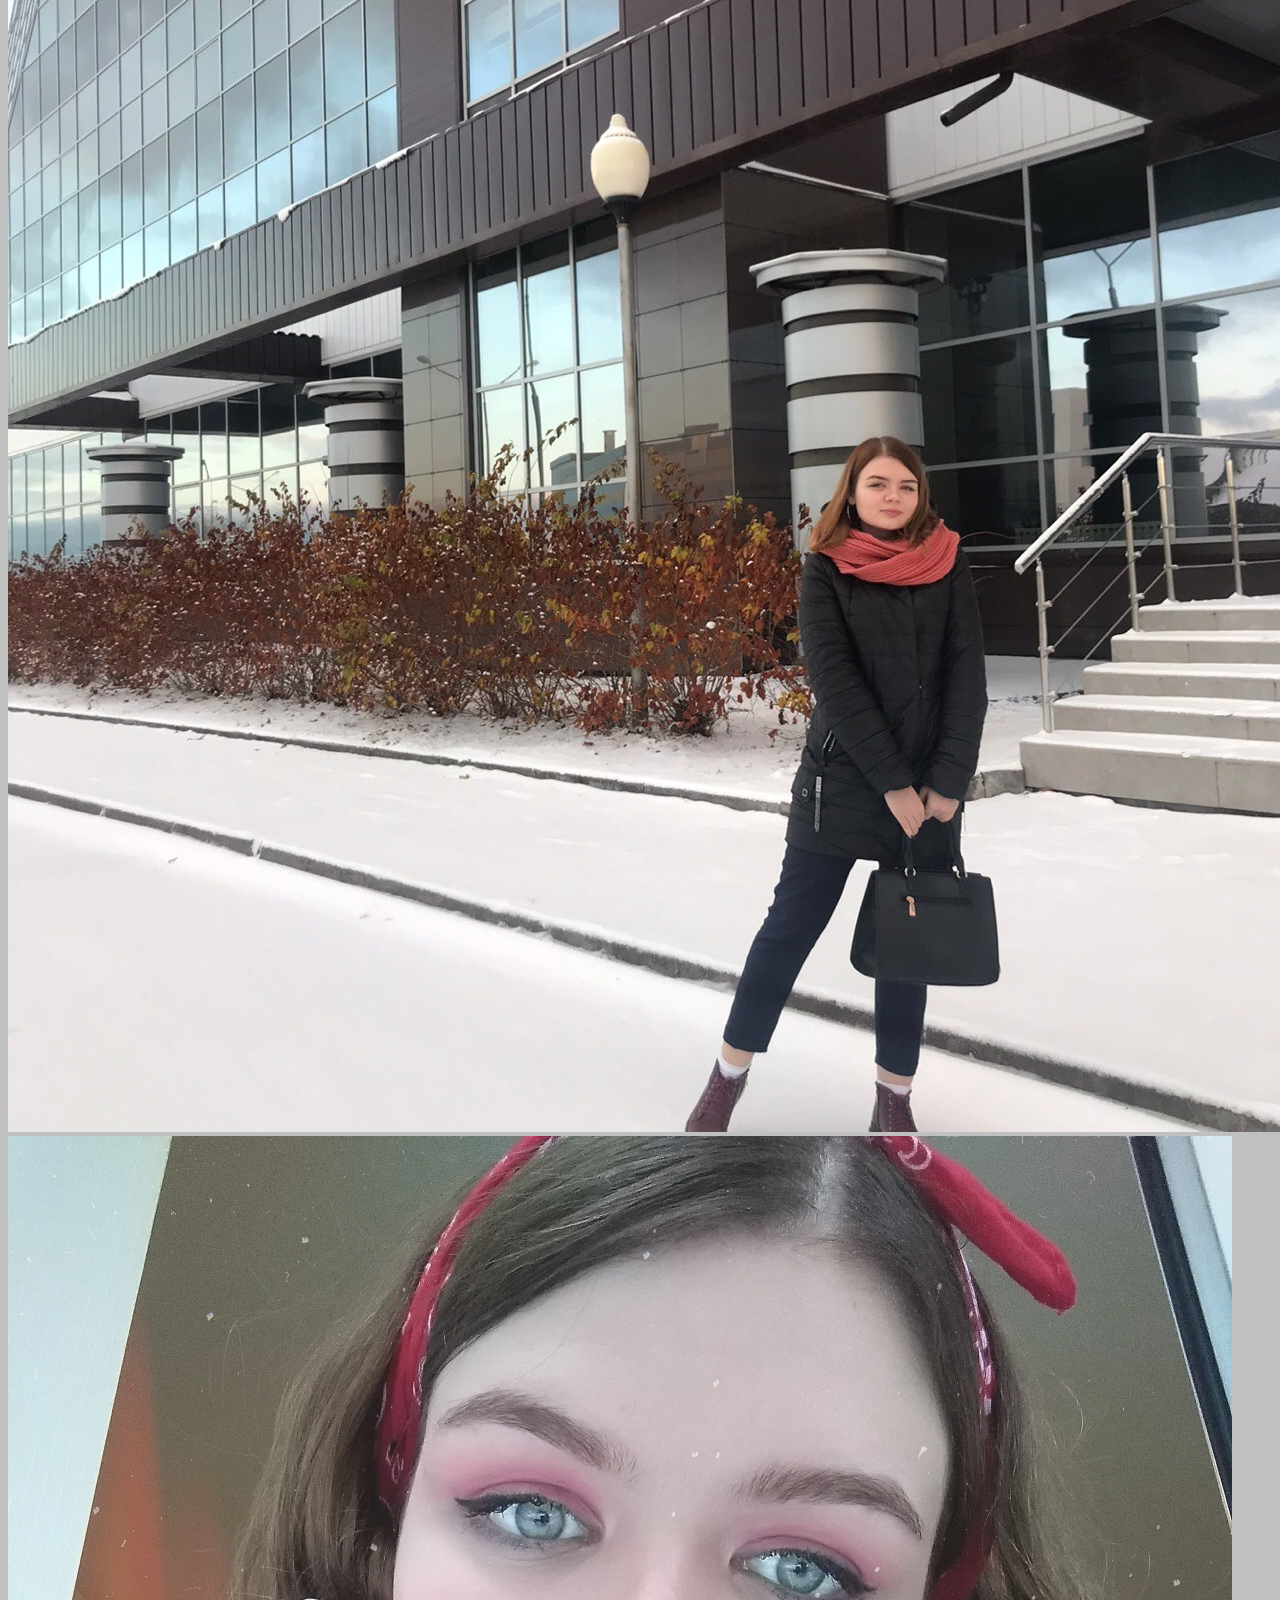
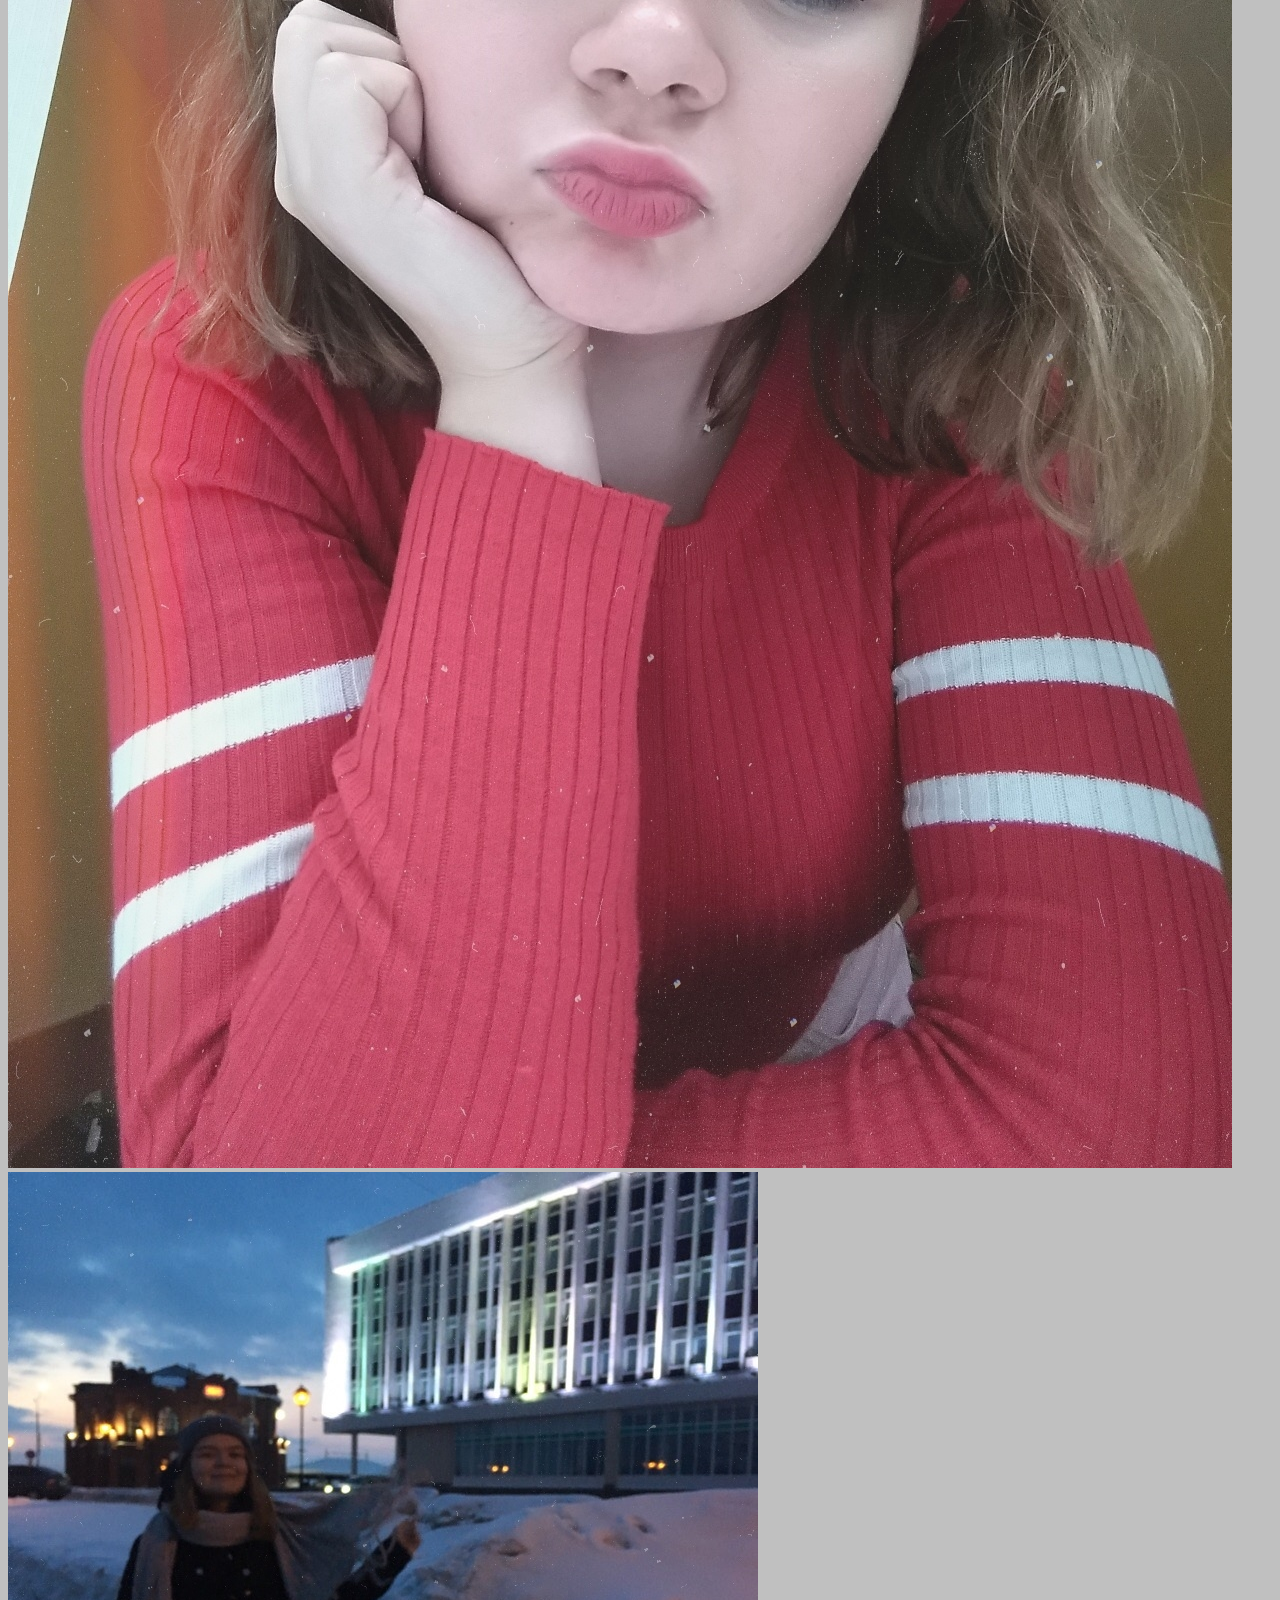
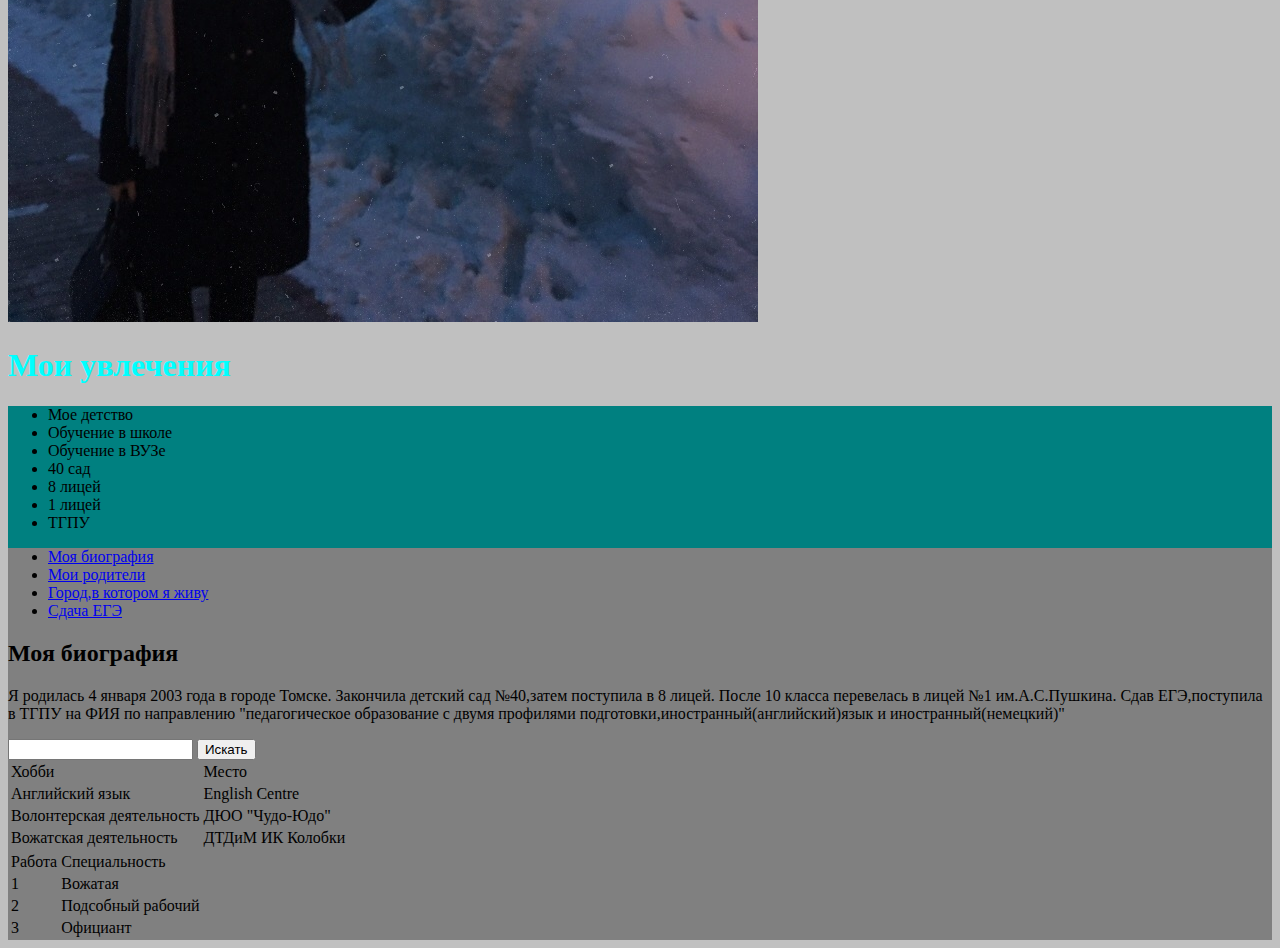
<file: work.html>
<!doctype html>
<html>
      <head>
            <title>Мои увлечения</title>
            <meta charset="utf-8" Z>
            <link href="style.css" rel="stylesheet">
      </head>
    <body>
        <header>
            <img src=s-v4poqu0Eg.jpg>
            <img src=Q7Gg8CULJu8.jpg>
            <img src=f7l3l_lsLfA.jpg>
            <img src=DvZ9yTXui7g.jpg>
         <h1>Мои увлечения</h1>
        <header>
            <nav>

            </nav>
            <main>
            <ul>
            <li>Мое детство</li>
            <li>Обучение в школе</li>
            <li>Обучение в ВУЗе</li>
               <li>40 сад</li>
               <li>8 лицей</li>
               <li>1 лицей</li>
               <li>ТГПУ</li>
        </ul>
         <nav>
            <ul>
            <li><a href="work.html">Моя биография</a></li>
                <li><a href="parents.html">Мои родители</a></li>
                <li><a href="tomsk.html">Город,в котором я живу</a></li>
                <li><a href="ege.html">Сдача ЕГЭ</a></li>
            </ul>
            <h2>Моя биография</h2>
            <p>
                Я родилась 4 января 2003 года в городе Томске.
                Закончила детский сад №40,затем поступила в 8 лицей.
                После 10 класса перевелась в лицей №1 им.А.С.Пушкина.
                Сдав ЕГЭ,поступила в ТГПУ на ФИЯ по направлению "педагогическое образование с двумя
                профилями подготовки,иностранный(английский)язык и иностранный(немецкий)"
            </p>
             <form action="https://www.google.com/search" method="get">
                <input type="text" name="q">
                <input type="submit" value="Искать">
                   </form>
                    </ul>
                <table>
                    <tr>
                        <td>Хобби</td>
                        <td>Место</td>
                    </tr>
                    <tr>
                        <td>Английский язык</td>
                        <td>English Centre</td>
                    </tr>
                    <tr>
                        <td>Волонтерская деятельность</td>
                        <td>ДЮО "Чудо-Юдо"</td>
                    </tr>
                    <tr>
                        <td>Вожатская деятельность</td>
                        <td>ДТДиМ ИК Колобки</td>
                    </tr>
                </table>
                <table>
                    <tr>
                        <td>Работа</td>
                        <td>Специальность</td>
                    </tr>
                    <tr>
                        <td>1</td>
                        <td>Вожатая</td>
                    </tr>
                    <tr>
                        <td>2</td>
                        <td>Подсобный рабочий</td>
                    </tr>
                    <tr>
                        <td>3</td>
                        <td>Официант</td>
                    </tr>
                </table>
        </nav>
        </main>
    <body>
<html>
</file>
<file: style.css>
body{
    background-color: #c0c0c0
}
#flex {
     display: flex;
     flex-direction: row;
}

nav {
    background-color: #808080;
}
main {
    background-color: #008080;
}
h1 {
    color: #00FFFF;
}
</file>
